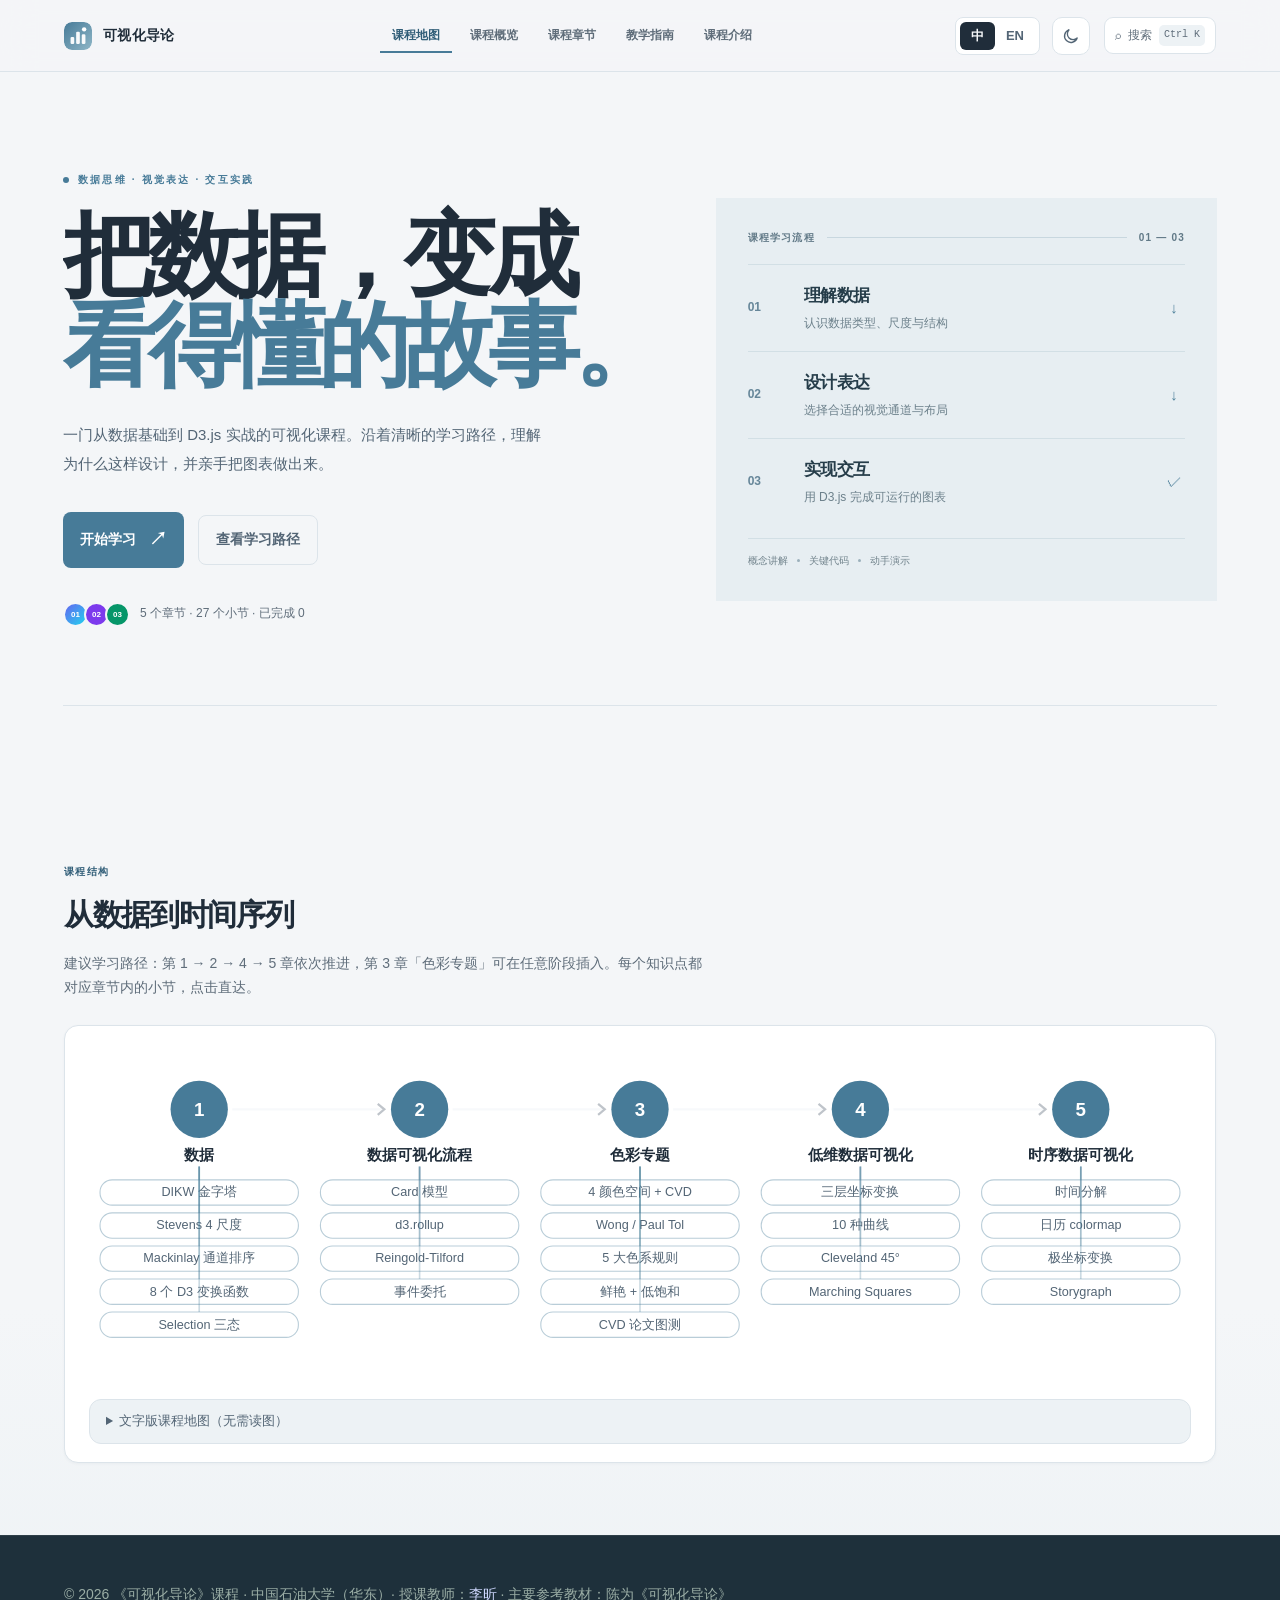
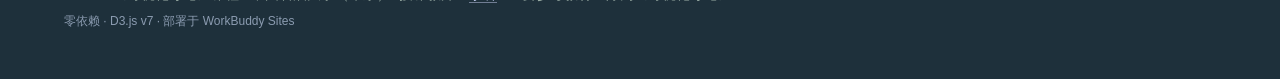
<file: index.html>
<!DOCTYPE html>
<html lang="zh-CN">
<head>
  <meta charset="UTF-8" />
  <meta name="viewport" content="width=device-width, initial-scale=1.0" />
  <title data-i18n="portal.title">《可视化导论》课程门户</title>
  <script src="assets/theme.js?v=3"></script>
  <link rel="stylesheet" href="styles.css?v=7" />
  <link rel="stylesheet" href="i18n.css" />
  <script type="module" src="i18n.js?v=5"></script>
</head>
<body>
  <nav class="nav course-topbar">
    <a class="brand" href="index.html">
      <svg class="mark" viewBox="0 0 32 32" aria-hidden="true">
        <defs>
          <linearGradient id="brandMark" x1="0" y1="0" x2="1" y2="1">
            <stop offset="0" stop-color="#477b98" />
            <stop offset="1" stop-color="#8eb6c7" />
          </linearGradient>
        </defs>
        <rect width="32" height="32" rx="9" fill="url(#brandMark)" />
        <g fill="#ffffff" opacity="0.95">
          <rect x="7.5" y="17" width="4.2" height="8" rx="1.4" />
          <rect x="13.9" y="11" width="4.2" height="14" rx="1.4" />
          <rect x="20.3" y="14" width="4.2" height="11" rx="1.4" />
        </g>
        <circle cx="23" cy="8.4" r="2.5" fill="#ffffff" />
      </svg>
      <span data-lang="zh-CN">可视化导论</span>
      <span data-lang="en-US" hidden>Visualization</span>
    </a>
    <ul class="nav-links">
      <li><a href="index.html" class="active"><span data-lang="zh-CN">课程地图</span><span data-lang="en-US" hidden>Course map</span></a></li>
      <li><a href="stats.html" data-i18n="portal.nav.stats">课程概览</a></li>
      <li><a href="chapters.html" data-i18n="portal.nav.chapters">课程章节</a></li>
      <li><a href="howto.html" data-i18n="portal.nav.howto">教学指南</a></li>
      <li><a href="about.html" data-i18n="portal.nav.about">课程介绍</a></li>
    </ul>
  </nav>

  <main>
    <section class="portal-hero" aria-labelledby="hero-title">
      <div class="hero-copy">
        <p class="eyebrow"><span class="eyebrow-dot"></span><span data-lang="zh-CN">数据思维 · 视觉表达 · 交互实践</span><span data-lang="en-US" hidden>DATA THINKING · VISUAL LANGUAGE · INTERACTION</span></p>
        <h1 id="hero-title"><span data-lang="zh-CN">把数据，变成<br><em>看得懂的故事。</em></span><span data-lang="en-US" hidden>Turn data into<br><em>stories people understand.</em></span></h1>
        <p class="hero-desc"><span data-lang="zh-CN">一门从数据基础到 D3.js 实战的可视化课程。沿着清晰的学习路径，理解为什么这样设计，并亲手把图表做出来。</span><span data-lang="en-US" hidden>A hands-on journey from data foundations to D3.js. Learn why visualizations work, then build them yourself.</span></p>
        <div class="hero-actions"><a class="hero-primary" href="chapters.html"><span data-lang="zh-CN">开始学习</span><span data-lang="en-US" hidden>Start learning</span><span aria-hidden="true">↗</span></a><a class="hero-secondary" href="#map"><span data-lang="zh-CN">查看学习路径</span><span data-lang="en-US" hidden>View the path</span></a></div>
        <div class="hero-proof"><span class="proof-avatars"><i>01</i><i>02</i><i>03</i></span><span id="course-facts" class="hero-facts">5 个章节 · 27 个小节 · 可运行演示</span></div>
      </div>
      <div class="hero-visual" aria-label="课程学习流程">
        <div class="learning-flow">
          <p class="flow-caption"><span data-lang="zh-CN">课程学习流程</span><span data-lang="en-US" hidden>LEARNING SEQUENCE</span><span class="flow-line"></span><span>01 — 03</span></p>
          <div class="flow-step"><span class="flow-index">01</span><div><h2><span data-lang="zh-CN">理解数据</span><span data-lang="en-US" hidden>Understand data</span></h2><p><span data-lang="zh-CN">认识数据类型、尺度与结构</span><span data-lang="en-US" hidden>Types, scales and structure</span></p></div><span class="flow-arrow">↓</span></div>
          <div class="flow-step"><span class="flow-index">02</span><div><h2><span data-lang="zh-CN">设计表达</span><span data-lang="en-US" hidden>Design the encoding</span></h2><p><span data-lang="zh-CN">选择合适的视觉通道与布局</span><span data-lang="en-US" hidden>Choose visual channels and layouts</span></p></div><span class="flow-arrow">↓</span></div>
          <div class="flow-step"><span class="flow-index">03</span><div><h2><span data-lang="zh-CN">实现交互</span><span data-lang="en-US" hidden>Build interaction</span></h2><p><span data-lang="zh-CN">用 D3.js 完成可运行的图表</span><span data-lang="en-US" hidden>Build working charts with D3.js</span></p></div><span class="flow-arrow">✓</span></div>
          <div class="flow-foot"><span data-lang="zh-CN">概念讲解</span><span data-lang="en-US" hidden>Concepts</span><i></i><span data-lang="zh-CN">关键代码</span><span data-lang="en-US" hidden>Code</span><i></i><span data-lang="zh-CN">动手演示</span><span data-lang="en-US" hidden>Practice</span></div>
        </div>
      </div>
    </section>

    <!-- ============ 继续上次学习 ============ -->
    <section class="section continue-wrap" aria-labelledby="continue-heading">
      <div class="pt-continue" id="continue-card" hidden>
        <div class="pt-continue-copy">
          <p class="section-kicker pt-continue-kicker" id="continue-heading">继续上次学习</p>
          <h2 class="pt-continue-title">第 1 章 · 1.1 数据生成</h2>
          <p class="pt-continue-hint">从上次离开的小节接着学。</p>
          <p class="pt-continue-meta"></p>
        </div>
        <div class="pt-continue-side">
          <div class="pt-continue-bar" aria-hidden="true"><i class="pt-continue-fill"></i></div>
          <a class="pt-continue-link" href="lesson-01/">继续学习 →</a>
        </div>
      </div>
    </section>

    <!-- ============ 课程知识地图 ============ -->
    <section id="map" class="section">
      <p class="section-kicker"><span data-lang="zh-CN">课程结构</span><span data-lang="en-US" hidden>COURSE STRUCTURE</span></p>
      <h2><span data-lang="zh-CN">从数据到时间序列</span><span data-lang="en-US" hidden>From data to time series</span></h2>
      <p class="section-lead">
        <span data-lang="zh-CN">建议学习路径：第 1 → 2 → 4 → 5 章依次推进，第 3 章「色彩专题」可在任意阶段插入。每个知识点都对应章节内的小节，点击直达。</span>
        <span data-lang="en-US" hidden>Suggested path: Ch 1 → 2 → 4 → 5 in order; Ch 3 (Color) can be inserted anytime. Click any node to jump.</span>
      </p>
      <div class="map-wrap">
        <svg id="course-map" viewBox="0 0 1000 300" role="img" aria-label="课程知识地图"></svg>
      </div>
    </section>
  </main>

  <footer>
    <p data-i18n-html="footer.copyright">© 2026 《可视化导论》课程 · 中国石油大学（华东）· 授课教师：<a href="https://cinger007.github.io" target="_blank" rel="noopener" class="teacher-link">李昕</a> · 主要参考教材：陈为《可视化导论》</p>
    <p class="footer-meta" data-i18n="footer.meta">零依赖 · D3.js v7 · 部署于 WorkBuddy Sites</p>
  </footer>

  <script src="assets/course-config.js?v=7"></script>
  <script src="assets/course-store.js?v=7"></script>
  <script src="assets/course-search.js?v=7"></script>
  <script src="assets/portal.js?v=7"></script>
</body>
</html>
</file>
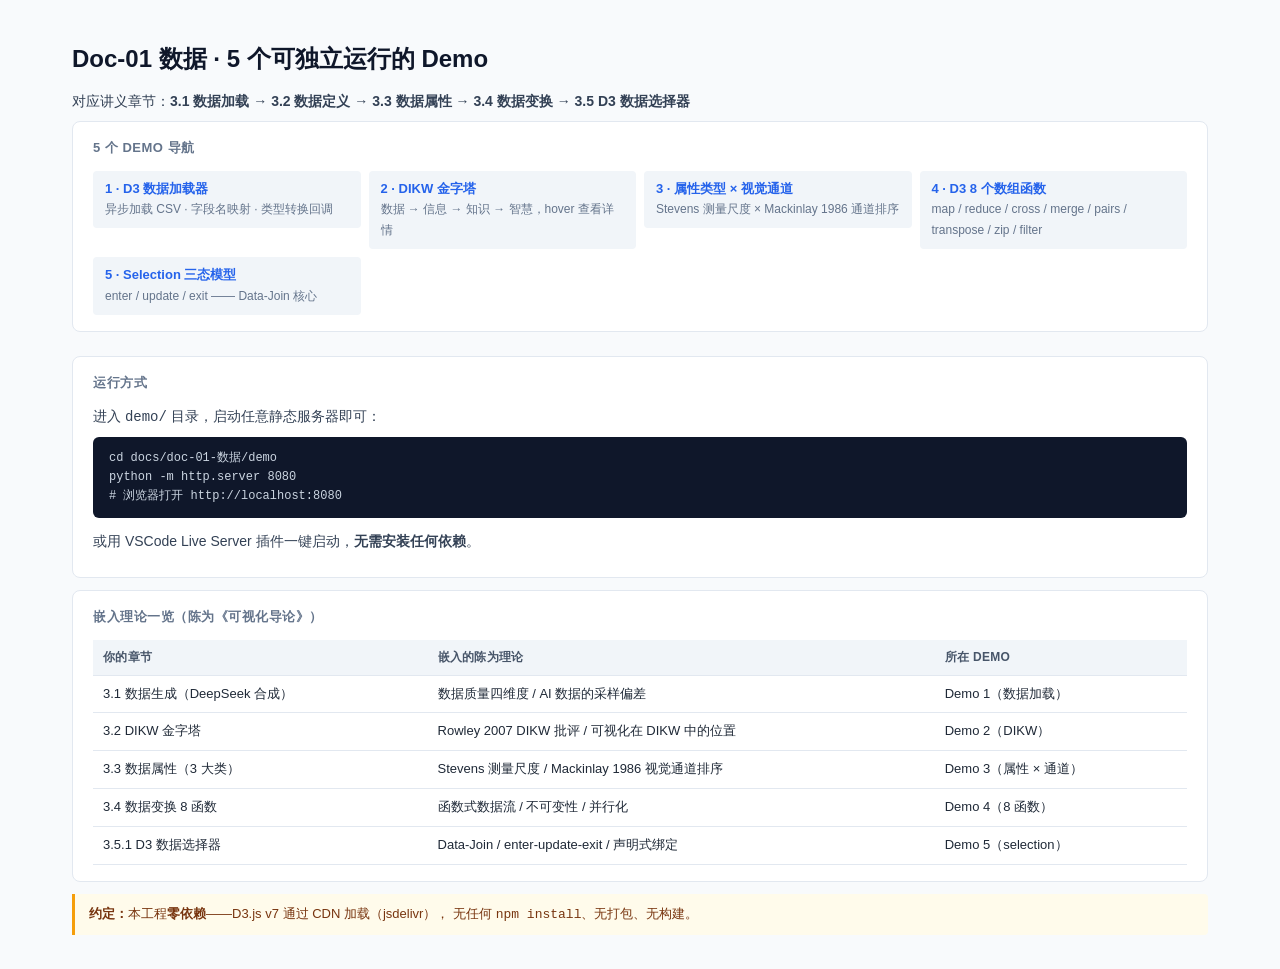
<file: lesson-01/demo/index.html>
<!DOCTYPE html>
<html lang="zh-CN" data-page-node-id="5l5qYVzvGgDfKxyJ7fT9Gm">
<head data-page-node-id="dEpHJBa1KaG08yR93Ch75h">
  <meta charset="UTF-8" data-page-node-id="tUS8PrAOcyFIqSTrNnlk6Q" />
  <title>Doc-01 数据 · Demo 总览</title>
  <link rel="stylesheet" href="./styles.css" data-page-node-id="tzuxVg81UGhGpOG7EvILLV" />
</head>
<body data-page-node-id="hP0iOvBFWBFXxDRURMb78W">
  <h1 data-page-node-id="Ilv5jkg1fsvyfUQPn3LaPP">Doc-01 数据 · 5 个可独立运行的 Demo</h1>
  <p data-page-node-id="ZKcvBrEe2jdlZVSIc0CRCu">
    对应讲义章节：<strong data-page-node-id="AfTjTnVxV0Cj4QhfHwKvjV">3.1 数据加载 → 3.2 数据定义 → 3.3 数据属性 → 3.4 数据变换 → 3.5 D3 数据选择器</strong>
  </p>

  <div class="demo-nav" data-page-node-id="VhH5EKZCAOYIsouROF6Rsm">
    <div class="panel-title" data-page-node-id="L94UzDnzmhJ31NEbcSizly">5 个 Demo 导航</div>
    <ul data-page-node-id="iYe8rAmEwWfoKgW4jGSLOd">
      <li data-page-node-id="g4nAapKJQHvEct8ICxT5yu"><a href="./01-data-loader/index.html" data-page-node-id="ali038xLFX32Cq7XDrbG40">
        <strong data-page-node-id="3BYflt2WCWODBxRwivQ5N9">1 · D3 数据加载器</strong><br data-page-node-id="3BU5wfw344nlvkhYFRRgWp"/>
        <span style="color:#64748b; font-size:12px;" data-page-node-id="3MwysItujG9pydHn4dLmEy">异步加载 CSV · 字段名映射 · 类型转换回调</span>
      </a></li>
      <li data-page-node-id="a2DLXDCo8ZhUDrr1c7jxgU"><a href="./02-dikw-pyramid/index.html" data-page-node-id="Cf2Nd9HzxRBKham4ntoFoK">
        <strong data-page-node-id="3abPs9YqKprAFGdTyQDgQn">2 · DIKW 金字塔</strong><br data-page-node-id="ZSvi0Nrmc7Hz4xIB5ogLVw"/>
        <span style="color:#64748b; font-size:12px;" data-page-node-id="bmJvhbDAXO7HazJRBmrLHw">数据 → 信息 → 知识 → 智慧，hover 查看详情</span>
      </a></li>
      <li data-page-node-id="xhXu798ESHLElHDWCp1jET"><a href="./03-attribute-types/index.html" data-page-node-id="UCWQpYsd3HK2E1nVSEAhjU">
        <strong data-page-node-id="j0pn4uu8gJkok2GDLgUsk3">3 · 属性类型 × 视觉通道</strong><br data-page-node-id="4bqBqlq2EvozizhPSlA0YZ"/>
        <span style="color:#64748b; font-size:12px;" data-page-node-id="4L5PSwzBA2mE21su88hLTx">Stevens 测量尺度 × Mackinlay 1986 通道排序</span>
      </a></li>
      <li data-page-node-id="fPvnJipvP1Qho3UTUlU42x"><a href="./04-d3-array-ops/index.html" data-page-node-id="THIQoQNgAeOUlLWDbHTgx8">
        <strong data-page-node-id="6Fodq6EYv4BF20LjvB8n8F">4 · D3 8 个数组函数</strong><br data-page-node-id="eiRtA0CBhWEDBb4bJ2VrhJ"/>
        <span style="color:#64748b; font-size:12px;" data-page-node-id="bC9GqU2gm6d2E1lWacDSG8">map / reduce / cross / merge / pairs / transpose / zip / filter</span>
      </a></li>
      <li data-page-node-id="ZA866nBbsCruOLswPwp7eT"><a href="./05-selectors/index.html" data-page-node-id="Cv6fYe3rFw7Svj5Ob8tzyw">
        <strong data-page-node-id="EFgb6i5GIwb5GHQ5EUpTzl">5 · Selection 三态模型</strong><br data-page-node-id="yAuaCIzBsGGQ3nLzDrqfou"/>
        <span style="color:#64748b; font-size:12px;" data-page-node-id="5Vha29VxRlaGYRMB6KPT8A">enter / update / exit —— Data-Join 核心</span>
      </a></li>
    </ul>
  </div>

  <div class="panel" data-page-node-id="XqVVU8mfidoDtUmslaM6oN">
    <div class="panel-title" data-page-node-id="TLomWkbJEJtdrGDJZ18HEX">运行方式</div>
    <p data-page-node-id="Q2NpQ2s7DI4sMCXwNCvqTD">进入 <code data-page-node-id="iwTTAsE2G0L78URqZ5f2mc">demo/</code> 目录，启动任意静态服务器即可：</p>
    <div class="console" data-page-node-id="OVIEb9BUmRn927cSG7cPxu">cd docs/doc-01-数据/demo
python -m http.server 8080
# 浏览器打开 http://localhost:8080</div>
    <p style="margin-top: 12px;" data-page-node-id="PqjX0MwbrjAtYrGbnzZ6yl">
      或用 VSCode Live Server 插件一键启动，<strong data-page-node-id="1mPFUp0gyWGjw51sw464QI">无需安装任何依赖</strong>。
    </p>
  </div>

  <div class="panel" data-page-node-id="UYUahz3FRb3lC8JugILWAW">
    <div class="panel-title" data-page-node-id="uNJmI7YLerOyhu06b8MV2L">嵌入理论一览（陈为《可视化导论》）</div>
    <table data-page-node-id="9vKkxrZt2QkRMlwAFV6ZAF">
      <thead data-page-node-id="mfrMcUaVkCgZdZ2OhM2mUu">
        <tr data-page-node-id="KhCwEq7UBQEDAWxZmx7vWl"><th data-page-node-id="m7uwRCZY7y4WxDcN6DcH9H">你的章节</th><th data-page-node-id="UsAZuaCvqGUqTVxutiuhH5">嵌入的陈为理论</th><th data-page-node-id="jHWlxK8frNXNFjXTGkAx1A">所在 Demo</th></tr>
      </thead>
      <tbody data-page-node-id="R9CoYGW3wuzeCuPL9d4b0B">
        <tr data-page-node-id="DDxLQgkUYJlUyUSB5qGFKS"><td data-page-node-id="457uZ2TEgzQb0qA9rcnv5f">3.1 数据生成（DeepSeek 合成）</td><td data-page-node-id="8Kh5nBhfEpLGXVJe3nfmLX">数据质量四维度 / AI 数据的采样偏差</td><td data-page-node-id="iWkPlLk9rJ1knQSZUv9ayZ">Demo 1（数据加载）</td></tr>
        <tr data-page-node-id="JNtUMe8wVfCPr7o8nDLaHo"><td data-page-node-id="578x2Aq3Q4y1YsBK75fZrs">3.2 DIKW 金字塔</td><td data-page-node-id="PymEls0TT7Vc00mlAU1kgC">Rowley 2007 DIKW 批评 / 可视化在 DIKW 中的位置</td><td data-page-node-id="QT3jed3ITE8HnxBPA320mD">Demo 2（DIKW）</td></tr>
        <tr data-page-node-id="QaewTxIWnowE9sr6OhizfN"><td data-page-node-id="HxIzsHZe0qSf4AQ6QeehwU">3.3 数据属性（3 大类）</td><td data-page-node-id="24X5B5Sy9Br7OBRKE81oZM">Stevens 测量尺度 / Mackinlay 1986 视觉通道排序</td><td data-page-node-id="E8MI86eZTPQslWkdJuAB6H">Demo 3（属性 × 通道）</td></tr>
        <tr data-page-node-id="EpEe4D3BXJcdJmGsPAzgj0"><td data-page-node-id="DvBRyuO5r5XcEjvhs2E4T3">3.4 数据变换 8 函数</td><td data-page-node-id="mHVMIqaO5twGxZaVfBGcpm">函数式数据流 / 不可变性 / 并行化</td><td data-page-node-id="S0VCzXANk824fqiIHxz7VB">Demo 4（8 函数）</td></tr>
        <tr data-page-node-id="dGjWWUDXzQ0BauHGMA3OyH"><td data-page-node-id="BXAs78pE5sOF4U3ZGid3fS">3.5.1 D3 数据选择器</td><td data-page-node-id="roy2QDnLnYZAXmWReeIA6i">Data-Join / enter-update-exit / 声明式绑定</td><td data-page-node-id="8S1xWJIDwFGTzRYguLlWWo">Demo 5（selection）</td></tr>
      </tbody>
    </table>
  </div>

  <div class="note" data-page-node-id="HtouCJAXU6tlT1EPE1eRR4">
    <strong data-page-node-id="g4rM8DgKtL7ZFdYCDF82EA">约定：</strong>本工程<strong data-page-node-id="hJ6PGai4romMntMQMp5Fnc">零依赖</strong>——D3.js v7 通过 CDN 加载（jsdelivr），
    无任何 <code data-page-node-id="oAVb6DpSFPsRijhyJGDzLi">npm install</code>、无打包、无构建。
  </div>
</body>
</html>
</file>
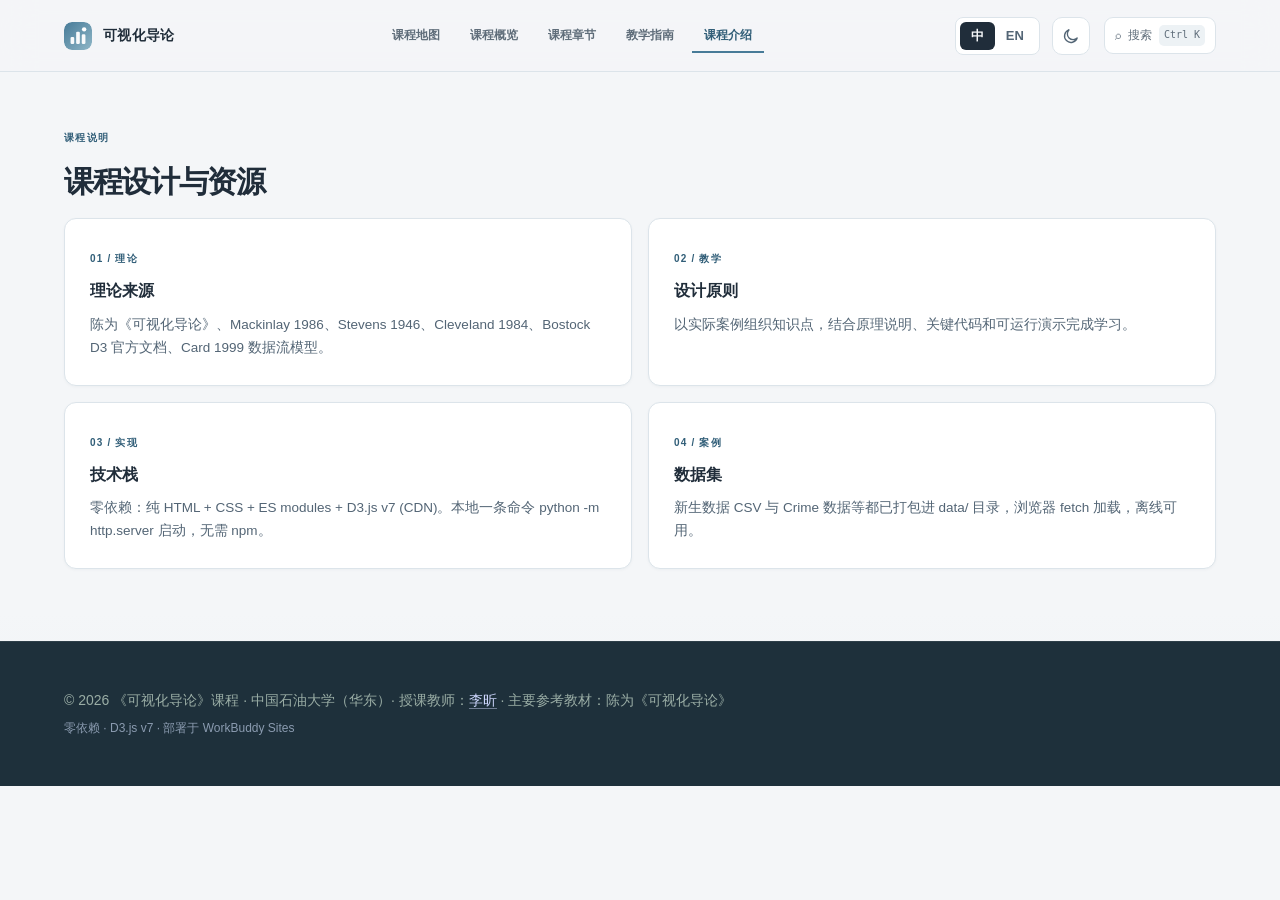
<file: about.html>
﻿<!DOCTYPE html>
<html lang="zh-CN">
<head>
  <meta charset="UTF-8" />
  <meta name="viewport" content="width=device-width, initial-scale=1.0" />
  <title data-i18n="portal.nav.about">课程介绍</title>
  <script src="assets/theme.js?v=3"></script>
  <link rel="stylesheet" href="styles.css?v=7" />
  <link rel="stylesheet" href="i18n.css" />
  <script type="module" src="i18n.js?v=5"></script>
</head>
<body>
  <nav class="nav course-topbar">
    <a class="brand" href="index.html">
      <svg class="mark" viewBox="0 0 32 32" aria-hidden="true">
        <defs>
          <linearGradient id="brandMark" x1="0" y1="0" x2="1" y2="1">
            <stop offset="0" stop-color="#477b98" />
            <stop offset="1" stop-color="#8eb6c7" />
          </linearGradient>
        </defs>
        <rect width="32" height="32" rx="9" fill="url(#brandMark)" />
        <g fill="#ffffff" opacity="0.95">
          <rect x="7.5" y="17" width="4.2" height="8" rx="1.4" />
          <rect x="13.9" y="11" width="4.2" height="14" rx="1.4" />
          <rect x="20.3" y="14" width="4.2" height="11" rx="1.4" />
        </g>
        <circle cx="23" cy="8.4" r="2.5" fill="#ffffff" />
      </svg>
      <span data-lang="zh-CN">可视化导论</span>
      <span data-lang="en-US" hidden>Visualization</span>
    </a>
    <ul class="nav-links">
      <li><a href="index.html"><span data-lang="zh-CN">课程地图</span><span data-lang="en-US" hidden>Course map</span></a></li>
      <li><a href="stats.html" data-i18n="portal.nav.stats">课程概览</a></li>
      <li><a href="chapters.html" data-i18n="portal.nav.chapters">课程章节</a></li>
      <li><a href="howto.html" data-i18n="portal.nav.howto">教学指南</a></li>
      <li><a href="about.html" class="active" data-i18n="portal.nav.about">课程介绍</a></li>
    </ul>
  </nav>

  <main>
    <section id="about" class="section">
      <p class="section-kicker"><span data-lang="zh-CN">课程说明</span><span data-lang="en-US" hidden>ABOUT THIS COURSE</span></p>
      <h2><span data-lang="zh-CN">课程设计与资源</span><span data-lang="en-US" hidden>Design and resources</span></h2>
      <div class="about">
        <div class="about-item">
          <span class="about-index">01 / 理论</span><h4 data-i18n="portal.about.theory">理论来源</h4>
          <p data-i18n="portal.about.theory.desc">陈为《可视化导论》、Mackinlay 1986、Stevens 1946、Cleveland 1984、Bostock D3 官方文档、Card 1999 数据流模型。</p>
        </div>
        <div class="about-item">
          <span class="about-index">02 / 教学</span><h4 data-i18n="portal.about.principle">设计原则</h4>
          <p data-i18n="portal.about.principle.desc">以实际案例组织知识点，结合原理说明、关键代码和可运行演示完成学习。</p>
        </div>
        <div class="about-item">
          <span class="about-index">03 / 实现</span><h4 data-i18n="portal.about.stack">技术栈</h4>
          <p data-i18n="portal.about.stack.desc">零依赖：纯 HTML + CSS + ES modules + D3.js v7 (CDN)。本地一条命令 <code>python -m http.server</code> 启动，无需 npm。</p>
        </div>
        <div class="about-item">
          <span class="about-index">04 / 案例</span><h4 data-i18n="portal.about.data">数据集</h4>
          <p data-i18n="portal.about.data.desc">新生数据 CSV 与 Crime 数据等都已打包进 <code>data/</code> 目录，浏览器 fetch 加载，离线可用。</p>
        </div>
      </div>
    </section>
  </main>

  <footer>
    <p data-i18n-html="footer.copyright">© 2026 《可视化导论》课程 · 中国石油大学（华东）· 授课教师：<a href="https://cinger007.github.io" target="_blank" rel="noopener" class="teacher-link">李昕</a> · 主要参考教材：陈为《可视化导论》</p>
    <p class="footer-meta" data-i18n="footer.meta">零依赖 · D3.js v7 · 部署于 WorkBuddy Sites</p>
  </footer>

  <script src="assets/course-config.js?v=7"></script>
  <script src="assets/course-store.js?v=7"></script>
  <script src="assets/course-search.js?v=7"></script>
  <script src="assets/portal.js?v=7"></script>
</body>
</html>
</file>
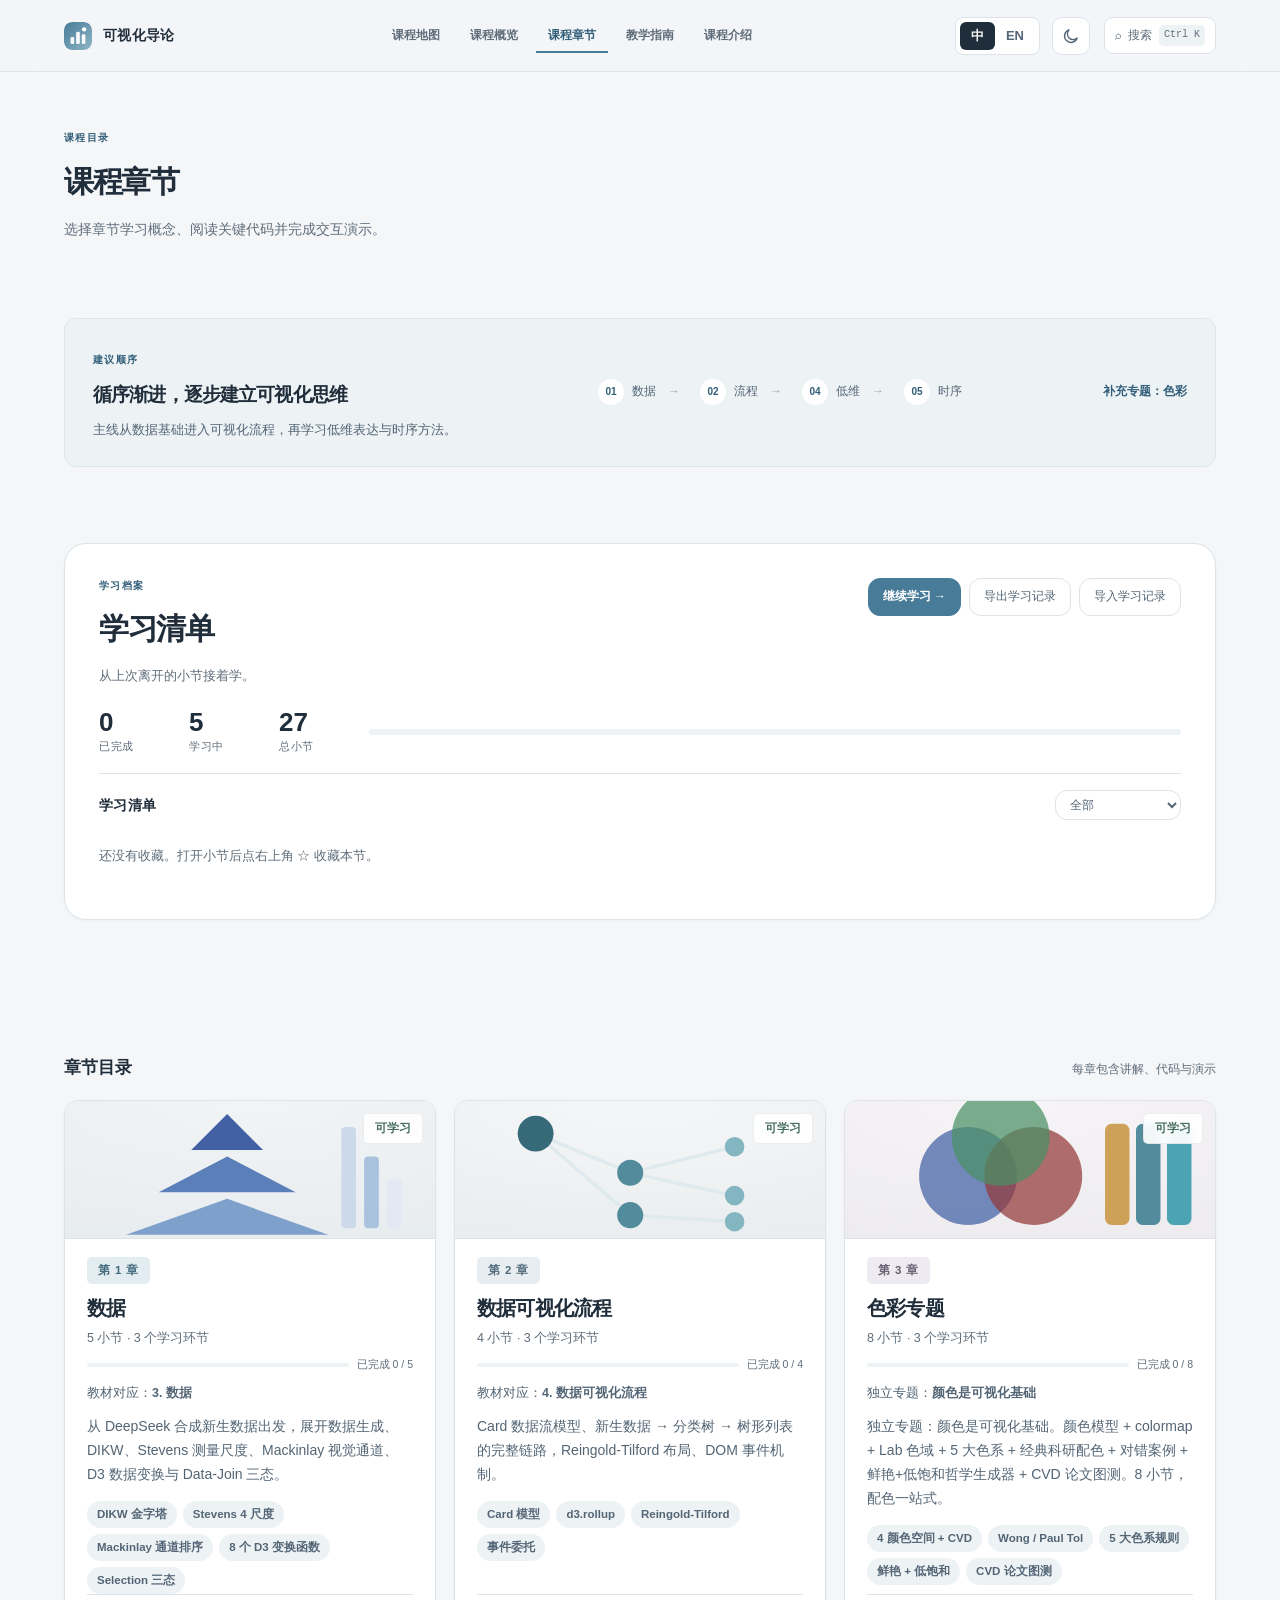
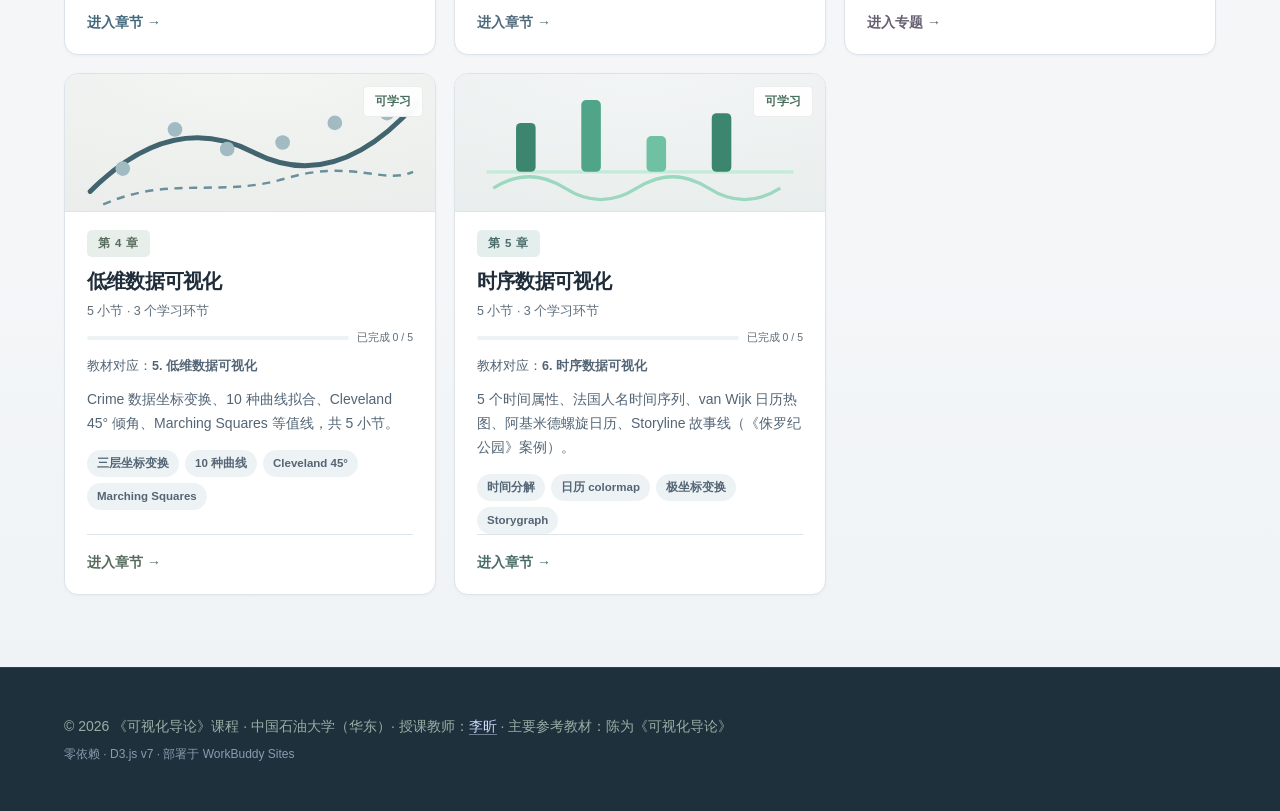
<file: chapters.html>
<!DOCTYPE html>
<html lang="zh-CN">
<head>
  <meta charset="UTF-8" />
  <meta name="viewport" content="width=device-width, initial-scale=1.0" />
  <title data-i18n="portal.tagline">课程章节</title>
  <script src="assets/theme.js?v=3"></script>
  <link rel="stylesheet" href="styles.css?v=7" />
  <link rel="stylesheet" href="i18n.css" />
  <script type="module" src="i18n.js?v=5"></script>
</head>
<body>
  <nav class="nav course-topbar">
    <a class="brand" href="index.html">
      <svg class="mark" viewBox="0 0 32 32" aria-hidden="true">
        <defs>
          <linearGradient id="brandMark" x1="0" y1="0" x2="1" y2="1">
            <stop offset="0" stop-color="#477b98" />
            <stop offset="1" stop-color="#8eb6c7" />
          </linearGradient>
        </defs>
        <rect width="32" height="32" rx="9" fill="url(#brandMark)" />
        <g fill="#ffffff" opacity="0.95">
          <rect x="7.5" y="17" width="4.2" height="8" rx="1.4" />
          <rect x="13.9" y="11" width="4.2" height="14" rx="1.4" />
          <rect x="20.3" y="14" width="4.2" height="11" rx="1.4" />
        </g>
        <circle cx="23" cy="8.4" r="2.5" fill="#ffffff" />
      </svg>
      <span data-lang="zh-CN">可视化导论</span>
      <span data-lang="en-US" hidden>Visualization</span>
    </a>
    <ul class="nav-links">
      <li><a href="index.html"><span data-lang="zh-CN">课程地图</span><span data-lang="en-US" hidden>Course map</span></a></li>
      <li><a href="stats.html" data-i18n="portal.nav.stats">课程概览</a></li>
      <li><a href="chapters.html" class="active" data-i18n="portal.nav.chapters">课程章节</a></li>
      <li><a href="howto.html" data-i18n="portal.nav.howto">教学指南</a></li>
      <li><a href="about.html" data-i18n="portal.nav.about">课程介绍</a></li>
    </ul>
  </nav>

  <main>
    <section id="chapters" class="section">
      <p class="section-kicker"><span data-lang="zh-CN">课程目录</span><span data-lang="en-US" hidden>COURSE CATALOG</span></p>
      <h2 data-i18n="portal.tagline">课程章节</h2>
      <p class="section-lead" data-i18n="portal.intro">选择章节学习概念、阅读关键代码并完成交互演示。</p>
    </section>

    <section class="section learning-path" aria-label="建议学习顺序">
      <div class="path-panel">
        <div><span class="section-kicker"><span data-lang="zh-CN">建议顺序</span><span data-lang="en-US" hidden>SUGGESTED SEQUENCE</span></span><h2><span data-lang="zh-CN">循序渐进，逐步建立可视化思维</span><span data-lang="en-US" hidden>Build visualization skills step by step</span></h2><p><span data-lang="zh-CN">主线从数据基础进入可视化流程，再学习低维表达与时序方法。</span><span data-lang="en-US" hidden>Start with data, then learn the visualization process, low dimensional views, and time series.</span></p></div>
        <ol class="path-steps"><li><span>01</span><span data-lang="zh-CN">数据</span><span data-lang="en-US" hidden>Data</span></li><li><span>02</span><span data-lang="zh-CN">流程</span><span data-lang="en-US" hidden>Process</span></li><li><span>04</span><span data-lang="zh-CN">低维</span><span data-lang="en-US" hidden>Low dimensional</span></li><li><span>05</span><span data-lang="zh-CN">时序</span><span data-lang="en-US" hidden>Time series</span></li></ol>
        <a class="path-supplement" href="lesson-03/"><span data-lang="zh-CN">补充专题：色彩</span><span data-lang="en-US" hidden>Additional topic: Color</span></a>
      </div>
    </section>

    <!-- ============ 学习档案：进度 / 继续 / 清单 / 导入导出 ============ -->
    <section class="section pt-study" id="study-panel" aria-labelledby="study-title">
      <div class="pt-study-head">
        <div>
          <p class="section-kicker"><span data-lang="zh-CN">学习档案</span><span data-lang="en-US" hidden>STUDY RECORD</span></p>
          <h2 class="pt-study-title" id="study-title">我的学习清单</h2>
          <p class="pt-study-sub">学习记录保存在本机浏览器，可导出为 JSON 备份。</p>
        </div>
        <div class="pt-study-actions">
          <a class="pt-study-continue" hidden href="lesson-01/">继续学习 →</a>
          <button class="pt-export" type="button">导出学习记录</button>
          <button class="pt-import" type="button">导入学习记录</button>
          <input class="pt-file" type="file" accept=".json,application/json" hidden />
        </div>
      </div>
      <div class="pt-overview">
        <div class="pt-stat"><b id="study-done">0</b><span data-lang="zh-CN">已完成</span><span data-lang="en-US" hidden>completed</span></div>
        <div class="pt-stat"><b id="study-learning">0</b><span data-lang="zh-CN">学习中</span><span data-lang="en-US" hidden>in progress</span></div>
        <div class="pt-stat"><b id="study-total">27</b><span data-lang="zh-CN">总小节</span><span data-lang="en-US" hidden>sections</span></div>
        <div class="pt-overview-bar" aria-hidden="true"><i id="study-fill"></i></div>
      </div>
      <div class="pt-marks-head">
        <h3 id="study-marks-title">我的学习清单</h3>
        <select class="pt-filter" aria-label="按章节筛选收藏"></select>
      </div>
      <ul class="pt-marks" id="study-marks"></ul>
      <p class="pt-import-msg" hidden></p>
    </section>

    <section id="catalog" class="section">
      <div class="catalog-heading"><h3><span data-lang="zh-CN">章节目录</span><span data-lang="en-US" hidden>Chapter catalog</span></h3><p><span data-lang="zh-CN">每章包含讲解、代码与演示</span><span data-lang="en-US" hidden>Each chapter includes concepts, code, and practice</span></p></div>

      <div class="cards">
        <!-- 第 1 章：数据 -->
        <a class="card available" href="lesson-01/" data-ch="1">
          <svg class="card-thumb" viewBox="0 0 220 84" aria-hidden="true">
            <polygon points="96,8 118,30 74,30" fill="#2563eb"/>
            <polygon points="96,34 138,56 54,56" fill="#3b82f6"/>
            <polygon points="96,60 158,82 34,82" fill="#60a5fa"/>
            <rect x="166" y="16" width="9" height="62" rx="2.5" fill="#bfdbfe"/>
            <rect x="180" y="34" width="9" height="44" rx="2.5" fill="#93c5fd"/>
            <rect x="194" y="48" width="9" height="30" rx="2.5" fill="#dbeafe"/>
          </svg>
          <div class="card-status" data-i18n="common.live">可学习</div>
          <div class="card-num" data-i18n="card-01.num">第 1 章</div>
          <h3 data-i18n="card-01.title">数据</h3>
          <p class="card-meta"><span data-lang="zh-CN">5 小节 · 3 个学习环节</span><span data-lang="en-US" hidden>5 sections · 3 learning activities</span></p>
          <p class="card-source"><span data-i18n="common.maps-to">对应你的文档：</span><strong>3. 数据</strong></p>
          <p class="card-desc" data-i18n="card-01.desc">从 DeepSeek 合成新生数据出发，展开数据生成、DIKW、Stevens 测量尺度、Mackinlay 视觉通道、D3 数据变换与 Data-Join 三态。</p>
          <ul class="card-tags" data-tags="card-01.tags"><li>DIKW 金字塔</li><li>Stevens 4 尺度</li><li>8 个 D3 变换函数</li><li>Selection 三态</li></ul>
          <div class="card-cta" data-i18n="common.enter">进入章节 →</div>
        </a>

        <!-- 第 2 章：流程 -->
        <a class="card available" href="lesson-02/" data-ch="2">
          <svg class="card-thumb" viewBox="0 0 220 84" aria-hidden="true">
            <line x1="46" y1="20" x2="104" y2="44" stroke="#d5ecf3" stroke-width="2"/>
            <line x1="46" y1="20" x2="104" y2="70" stroke="#d5ecf3" stroke-width="2"/>
            <line x1="104" y1="44" x2="168" y2="28" stroke="#d5ecf3" stroke-width="2"/>
            <line x1="104" y1="44" x2="168" y2="58" stroke="#d5ecf3" stroke-width="2"/>
            <line x1="104" y1="70" x2="168" y2="74" stroke="#d5ecf3" stroke-width="2"/>
            <circle cx="46" cy="20" r="11" fill="#0e7490"/>
            <circle cx="104" cy="44" r="8" fill="#2296b8"/>
            <circle cx="104" cy="70" r="8" fill="#2296b8"/>
            <circle cx="168" cy="28" r="6" fill="#5cc0d8"/>
            <circle cx="168" cy="58" r="6" fill="#5cc0d8"/>
            <circle cx="168" cy="74" r="6" fill="#5cc0d8"/>
          </svg>
          <div class="card-status" data-i18n="common.live">可学习</div>
          <div class="card-num" data-i18n="card-02.num">第 2 章</div>
          <h3 data-i18n="card-02.title">数据可视化流程</h3>
          <p class="card-meta"><span data-lang="zh-CN">4 小节 · 3 个学习环节</span><span data-lang="en-US" hidden>4 sections · 3 learning activities</span></p>
          <p class="card-source"><span data-i18n="common.maps-to">对应你的文档：</span><strong>4. 数据可视化流程</strong></p>
          <p class="card-desc" data-i18n="card-02.desc">Card 数据流模型、新生数据 → 分类树 → 树形列表的完整链路，Reingold-Tilford 布局、DOM 事件机制。</p>
          <ul class="card-tags" data-tags="card-02.tags"><li>Card 模型</li><li>d3.rollup</li><li>Reingold-Tilford</li><li>事件委托</li></ul>
          <div class="card-cta" data-i18n="common.enter">进入章节 →</div>
        </a>

        <!-- 第 3 章：色彩专题 -->
        <a class="card available" href="lesson-03/" data-ch="3">
          <svg class="card-thumb" viewBox="0 0 220 84" aria-hidden="true">
            <circle cx="72" cy="46" r="30" fill="#2563eb" opacity="0.72"/>
            <circle cx="112" cy="46" r="30" fill="#dc2626" opacity="0.72"/>
            <circle cx="92" cy="22" r="30" fill="#16a34a" opacity="0.72"/>
            <rect x="156" y="14" width="15" height="62" rx="4" fill="#f59e0b"/>
            <rect x="175" y="14" width="15" height="62" rx="4" fill="#2296b8"/>
            <rect x="194" y="14" width="15" height="62" rx="4" fill="#06b6d4"/>
          </svg>
          <div class="card-status" data-i18n="common.live">可学习</div>
          <div class="card-num" data-i18n="card-03.num">第 3 章</div>
          <h3 data-i18n="card-03.title">色彩专题</h3>
          <p class="card-meta"><span data-lang="zh-CN">8 小节 · 3 个学习环节</span><span data-lang="en-US" hidden>8 sections · 3 learning activities</span></p>
          <p class="card-source"><span data-i18n="portal.cards.source-prefix">独立专题：</span><strong data-i18n="portal.cards.color-bold">颜色是可视化基础</strong></p>
          <p class="card-desc" data-i18n="card-03.desc">颜色模型 + colormap + Lab 色域 + 5 大色系 + 经典科研配色 + 对错案例 + 鲜艳+低饱和哲学生成器 + CVD 论文图测。8 小节，配色一站式。</p>
          <ul class="card-tags" data-tags="card-03.tags"><li>4 颜色空间 + CVD</li><li>Wong / Paul Tol</li><li>5 大色系规则</li><li>鲜艳+低饱和</li><li>CVD 论文图测</li></ul>
          <div class="card-cta" data-i18n="portal.cta.enter3">进入专题 →</div>
        </a>

        <!-- 第 4 章：低维数据可视化 -->
        <a class="card available" href="lesson-04/" data-ch="4">
          <svg class="card-thumb" viewBox="0 0 220 84" aria-hidden="true">
            <path d="M12 72 Q62 22 112 48 T212 18" fill="none" stroke="#256b80" stroke-width="3" stroke-linecap="round"/>
            <path d="M20 80 C60 62 92 76 132 64 S192 68 210 60" fill="none" stroke="#4a97ad" stroke-width="1.5" stroke-dasharray="5 4"/>
            <circle cx="32" cy="58" r="4.5" fill="#8dc0cf"/>
            <circle cx="64" cy="34" r="4.5" fill="#8dc0cf"/>
            <circle cx="96" cy="46" r="4.5" fill="#8dc0cf"/>
            <circle cx="130" cy="42" r="4.5" fill="#8dc0cf"/>
            <circle cx="162" cy="30" r="4.5" fill="#8dc0cf"/>
            <circle cx="194" cy="24" r="4.5" fill="#8dc0cf"/>
          </svg>
          <div class="card-status" data-i18n="common.live">可学习</div>
          <div class="card-num" data-i18n="card-04.num">第 4 章</div>
          <h3 data-i18n="card-04.title">低维数据可视化</h3>
          <p class="card-meta"><span data-lang="zh-CN">5 小节 · 3 个学习环节</span><span data-lang="en-US" hidden>5 sections · 3 learning activities</span></p>
          <p class="card-source"><span data-i18n="common.maps-to">对应你的文档：</span><strong>5. 低维数据可视化</strong></p>
          <p class="card-desc" data-i18n="card-04.desc">Crime 数据坐标变换、10 种曲线拟合、Cleveland 45° 倾角、Marching Squares 等值线，共 5 小节。</p>
          <ul class="card-tags" data-tags="card-04.tags"><li>三层坐标变换</li><li>10 种曲线</li><li>Cleveland 45°</li><li>Marching Squares</li></ul>
          <div class="card-cta" data-i18n="common.enter">进入章节 →</div>
        </a>

        <!-- 第 5 章：时序数据可视化 -->
        <a class="card available" href="lesson-05/" data-ch="5">
          <svg class="card-thumb" viewBox="0 0 220 84" aria-hidden="true">
            <line x1="16" y1="60" x2="204" y2="60" stroke="#a7f3d0" stroke-width="2"/>
            <rect x="34" y="30" width="12" height="30" rx="3" fill="#059669"/>
            <rect x="74" y="16" width="12" height="44" rx="3" fill="#10b981"/>
            <rect x="114" y="38" width="12" height="22" rx="3" fill="#34d399"/>
            <rect x="154" y="24" width="12" height="36" rx="3" fill="#059669"/>
            <path d="M20 70 q22 -14 44 0 t44 0 t44 0 t44 0" fill="none" stroke="#6ee7b7" stroke-width="2"/>
          </svg>
          <div class="card-status" data-i18n="common.live">可学习</div>
          <div class="card-num" data-i18n="card-05.num">第 5 章</div>
          <h3 data-i18n="card-05.title">时序数据可视化</h3>
          <p class="card-meta"><span data-lang="zh-CN">5 小节 · 3 个学习环节</span><span data-lang="en-US" hidden>5 sections · 3 learning activities</span></p>
          <p class="card-source"><span data-i18n="common.maps-to">对应你的文档：</span><strong>6. 时序数据可视化</strong></p>
          <p class="card-desc" data-i18n="card-05.desc">5 个时间属性、法国人名时间序列、van Wijk 日历热图、阿基米德螺旋日历、Storyline 故事线（《侏罗纪公园》案例）。</p>
          <ul class="card-tags" data-tags="card-05.tags"><li>时间分解</li><li>日历 colormap</li><li>极坐标变换</li><li>Storygraph</li></ul>
          <div class="card-cta" data-i18n="common.enter">进入章节 →</div>
        </a>
      </div>
    </section>
  </main>

  <footer>
    <p data-i18n-html="footer.copyright">© 2026 《可视化导论》课程 · 中国石油大学（华东）· 授课教师：<a href="https://cinger007.github.io" target="_blank" rel="noopener" class="teacher-link">李昕</a> · 主要参考教材：陈为《可视化导论》</p>
    <p class="footer-meta" data-i18n="footer.meta">零依赖 · D3.js v7 · 部署于 WorkBuddy Sites</p>
  </footer>

  <script src="assets/course-config.js?v=7"></script>
  <script src="assets/course-store.js?v=7"></script>
  <script src="assets/course-search.js?v=7"></script>
  <script src="assets/portal.js?v=7"></script>
</body>
</html>
</file>
<file: styles.css>
/* =============================================================
 * 《可视化导论》课程门户 — 版式 v3「Clear Modern · Data-Viz」
 * 设计方向：清爽现代教育风 + 数据可视化站气质
 *   · 亮暗双主题（暗色头图 + 亮色正文 + 一键切换）
 *   · 圆角卡片 + 柔和多层阴影 + 宽松留白 + 单一强调色
 *   · 内容零改动：仅重排版式与视觉层级
 * ============================================================= */

/* ============================================================
 * 1. 设计 token（亮 / 暗）
 * ============================================================ */
:root {
  color-scheme: light;

  --bg:        #f4f6f8;
  --bg-glow:   #e9eef3;
  --surface:   #ffffff;
  --surface-2: #edf2f5;
  --text:      #202d3a;
  --text-2:    #536575;
  --muted:     #5f6d7a;
  --line:      #dce4ea;
  --line-2:    #e9eef2;

  --accent:      #477b98;
  --accent-deep: #315e78;
  --accent-soft: #e2edf3;
  --accent-ink:  #315e78;

  --ink:  #1e303b;   /* 暗色头图基色（两主题共用） */
  --ink-2:#10191e;

  --r-xs: 8px;
  --r-sm: 12px;
  --r:    16px;
  --r-lg: 22px;
  --r-xl: 28px;
  --pill: 999px;

  --sh-1: 0 1px 3px rgba(32, 52, 67, .04);
  --sh-2: 0 8px 22px rgba(32, 52, 67, .07);
  --sh-3: 0 14px 34px rgba(32, 52, 67, .10);
  --sh-4: 0 26px 60px rgba(16, 24, 40, .16);

  --container: 1160px;
  --nav-h: 62px;
}

html[data-theme="dark"] {
  color-scheme: dark;

  --bg:        #131b21;
  --bg-glow:   #1c2a32;
  --surface:   #1c2830;
  --surface-2: #24343d;
  --text:      #e8eff3;
  --text-2:    #b6c5ce;
  --muted:     #879aa5;
  --line:      #31434d;
  --line-2:    #293a43;

  --accent:      #80b4cd;
  --accent-deep: #a5d0e2;
  --accent-soft: #263f4b;
  --accent-ink:  #c3deea;

  --sh-1: 0 1px 2px rgba(0, 0, 0, .4);
  --sh-2: 0 2px 6px rgba(0, 0, 0, .35), 0 10px 24px rgba(0, 0, 0, .30);
  --sh-3: 0 14px 34px rgba(0, 0, 0, .45);
  --sh-4: 0 30px 70px rgba(0, 0, 0, .55);
}

/* ============================================================
 * 2. 基础
 * ============================================================ */
* { box-sizing: border-box; }

html { scroll-behavior: smooth; }

html, body {
  margin: 0;
  padding: 0;
  font-family: -apple-system, BlinkMacSystemFont, "Segoe UI", "PingFang SC",
    "Microsoft YaHei", "Helvetica Neue", Arial, sans-serif;
  -webkit-font-smoothing: antialiased;
}

body {
  color: var(--text);
  background-color: var(--bg);
  background-image:
    radial-gradient(1200px 520px at 80% -140px, var(--bg-glow), transparent 70%),
    radial-gradient(900px 420px at 8% -80px, var(--accent-soft), transparent 72%);
  background-repeat: no-repeat;
  line-height: 1.65;
}

a { color: var(--accent-deep); }

a:focus-visible,
button:focus-visible {
  outline: 2px solid var(--accent);
  outline-offset: 2px;
  border-radius: 4px;
}

/* ============================================================
 * 3. 顶部头栏（sticky + 毛玻璃）
 * ============================================================ */
.nav {
  position: sticky;
  top: 0;
  z-index: 100;
  display: flex;
  align-items: center;
  gap: 6px;
  height: var(--nav-h);
  padding: 0 clamp(14px, 4vw, 40px);
  background: rgba(255, 255, 255, .78);
  backdrop-filter: blur(16px) saturate(1.6);
  -webkit-backdrop-filter: blur(16px) saturate(1.6);
  border-bottom: 1px solid var(--line);
}

html[data-theme="dark"] .nav { background: rgba(9, 12, 22, .78); }

.nav .brand {
  display: inline-flex;
  align-items: center;
  gap: 10px;
  flex: none;
  padding-right: 14px;
  text-decoration: none;
  color: var(--text);
  font-weight: 800;
  font-size: 14.5px;
  letter-spacing: -.01em;
  white-space: nowrap;
}

.nav .brand .mark {
  width: 30px;
  height: 30px;
  border-radius: 9px;
  display: block;
  box-shadow: 0 4px 10px rgba(91, 91, 214, .35);
}

.nav-links {
  display: flex;
  align-items: center;
  gap: 2px;
  flex: 1;
  min-width: 0;
  margin: 0;
  padding: 0;
  list-style: none;
  overflow-x: auto;
  scrollbar-width: none;
}
.nav-links::-webkit-scrollbar { display: none; }
.nav-links li { flex: none; }

.nav-links a {
  display: inline-block;
  padding: 8px 13px;
  border-radius: 10px;
  font-size: 13.5px;
  font-weight: 600;
  color: var(--text-2);
  text-decoration: none;
  white-space: nowrap;
  transition: background .15s, color .15s;
}
.nav-links a:hover { background: var(--surface-2); color: var(--text); }
.nav-links a.active { background: var(--accent-soft); color: var(--accent-ink); }
.nav-links a.active:hover { background: var(--accent-soft); color: var(--accent-ink); }

/* 语言开关（内嵌头栏版） */
.nav .lang-switch {
  order: 1;
  margin-left: 8px;
  background: var(--surface);
  border-color: var(--line);
  box-shadow: none;
}
.nav .lang-switch button { color: var(--text-2); font-size: 13px; padding: 5px 11px; }
.nav .lang-switch button:hover { background: var(--surface-2); color: var(--text); }
.nav .lang-switch button.active { background: var(--text); color: var(--bg); }
html[data-theme="dark"] .nav .lang-switch button.active { background: var(--accent); color: #0a0d16; }

/* 主题切换按钮 */
.theme-toggle {
  order: 2;
  margin-left: 6px;
  flex: none;
  width: 38px;
  height: 38px;
  display: inline-flex;
  align-items: center;
  justify-content: center;
  border: 1px solid var(--line);
  border-radius: 10px;
  background: var(--surface);
  color: var(--text-2);
  cursor: pointer;
  transition: background .15s, color .15s, border-color .15s, transform .15s;
}
.theme-toggle:hover { background: var(--surface-2); color: var(--text); border-color: var(--accent); }
.theme-toggle:active { transform: scale(.94); }
.theme-toggle svg { width: 18px; height: 18px; }

.teacher-link {
  color: #d3dbff;
  text-decoration: none;
  border-bottom: 1px solid rgba(211, 219, 255, .45);
  transition: border-color .15s, color .15s;
}
.teacher-link:hover { color: #fff; border-bottom-color: #fff; }

/* ============================================================
 * 5. 主体容器 & 区块
 * ============================================================ */
.portal-hero { position:relative; display:grid; grid-template-columns:minmax(0,1.02fr) minmax(380px,.98fr); gap:52px; align-items:center; min-height:530px; margin:-26px 0 92px; padding:58px 0 48px; overflow:hidden; }
.portal-hero::before { content:""; position:absolute; z-index:-1; inset:0 -20vw; background:radial-gradient(ellipse at 72% 45%,rgba(98,90,220,.16),transparent 45%),radial-gradient(ellipse at 20% 20%,rgba(34,211,238,.09),transparent 38%); }
.eyebrow { display:flex; align-items:center; gap:9px; margin:0 0 22px; color:var(--accent-deep); font-size:11px; font-weight:800; letter-spacing:.16em; text-transform:uppercase; }.eyebrow-dot { width:8px;height:8px;border-radius:50%;background:var(--accent);box-shadow:0 0 0 5px var(--accent-soft); }
.portal-hero h1 { margin:0; font-size:clamp(42px,6vw,74px); line-height:1.04; letter-spacing:-.065em; font-weight:850; color:var(--text); }.portal-hero h1 em { font-style:normal;color:transparent;background:linear-gradient(105deg,var(--accent-deep),#0ea5e9);-webkit-background-clip:text;background-clip:text; }.hero-desc { max-width:520px;margin:26px 0 30px;color:var(--text-2);font-size:16px;line-height:1.85; }
.hero-actions{display:flex;align-items:center;gap:14px}.hero-primary,.hero-secondary{display:inline-flex;align-items:center;gap:13px;padding:12px 18px;border-radius:13px;text-decoration:none;font-size:14px;font-weight:750;transition:transform .2s,box-shadow .2s}.hero-primary{color:#fff;background:linear-gradient(135deg,#5657d9,#347be8);box-shadow:0 10px 24px rgba(76,78,200,.28)}.hero-primary:hover{color:#fff;transform:translateY(-2px);box-shadow:0 14px 30px rgba(76,78,200,.35)}.hero-primary span:last-child{font-size:18px}.hero-secondary{color:var(--text-2);border:1px solid var(--line);background:var(--surface)}.hero-secondary:hover{color:var(--accent-deep);border-color:var(--accent);transform:translateY(-2px)}
.hero-proof{display:flex;align-items:center;gap:10px;margin-top:28px;color:var(--muted);font-size:12px}.proof-avatars{display:flex;padding-left:4px}.proof-avatars i{display:grid;place-items:center;width:25px;height:25px;margin-left:-4px;border:2px solid var(--bg);border-radius:50%;color:#fff;background:linear-gradient(135deg,#6366f1,#22d3ee);font-size:8px;font-style:normal;font-weight:800}.proof-avatars i:nth-child(2){background:#7c3aed}.proof-avatars i:nth-child(3){background:#059669}
.hero-visual{position:relative;min-height:390px;isolation:isolate}
@media (max-width:760px){.portal-hero{grid-template-columns:1fr;gap:0;min-height:0;margin-top:-12px;padding-top:42px}.hero-visual{min-height:290px;transform:scale(.86);transform-origin:top center;margin-bottom:-42px}.portal-hero h1{font-size:clamp(40px,12vw,62px)}}

main {
  max-width: var(--container);
  margin: 0 auto;
  padding: clamp(56px, 7vw, 92px) clamp(16px, 4vw, 40px) 40px;
}

.section {
  margin: 0 0 clamp(60px, 8vw, 100px);
  scroll-margin-top: calc(var(--nav-h) + 16px);
}

/* 独立子页面只有一个区块时，不要拖一条空白到页脚 */
main > .section:last-child { margin-bottom: 0; }

.section h2 {
  display: flex;
  align-items: center;
  gap: 12px;
  margin: 0 0 10px;
  font-size: clamp(23px, 3vw, 31px);
  font-weight: 800;
  letter-spacing: -.022em;
  color: var(--text);
}

.section-lead {
  max-width: 74ch;
  margin: 0 0 28px;
  font-size: 15.5px;
  line-height: 1.7;
  color: var(--text-2);
}

/* ============================================================
 * 6. 知识地图 / 数据一览（SVG 面板）
 * ============================================================ */
.map-wrap,
.stats-wrap {
  padding: 22px 18px 12px;
  background: var(--surface);
  border: 1px solid var(--line);
  border-radius: var(--r-lg);
  box-shadow: var(--sh-2);
  overflow-x: auto;
}

#course-map,
#course-stats {
  display: block;
  width: 100%;
  min-width: 760px;
  height: auto;
}

/* —— 知识地图 —— */
.map-chapter { cursor: pointer; }
.map-num { fill: #ffffff; font-size: 17px; font-weight: 800; }
.map-title { fill: var(--text); font-size: 13.5px; font-weight: 700; }
.map-point { fill: var(--text-2); font-size: 11.5px; }
.map-chip rect {
  fill: var(--surface);
  stroke-opacity: .38;
  transition: fill .15s, stroke-opacity .15s;
}
.map-chapter:hover .map-chip rect { fill: var(--surface-2); stroke-opacity: .9; }
.map-chapter:hover .map-title { fill: var(--accent); }
/* 覆盖 JS 写入的浅色灰连线，随主题变色 */
#course-map > line { stroke: var(--line); }
#course-map > path { stroke: var(--muted); }

/* —— 数据一览 —— */
.stat-row { cursor: pointer; }
.stat-row .bar { transition: opacity .15s; }
.stat-row:hover .bar { opacity: .8; }
.stat-row:hover .stat-ch-title { fill: var(--accent); }
.stat-ch-title { fill: var(--text-2); font-size: 13px; font-weight: 700; }
.stat-num { fill: #ffffff; font-size: 12px; font-weight: 800; }
.stat-value { font-size: 12.5px; font-weight: 800; }
.stat-axis { fill: var(--muted); font-size: 11px; }
#course-stats > line { stroke: var(--line); }

.stats-foot {
  margin: 14px 0 0;
  text-align: center;
  font-size: 12.5px;
  color: var(--muted);
}

/* ============================================================
 * 7. 章节卡片
 * ============================================================ */
.cards {
  display: grid;
  grid-template-columns: repeat(auto-fill, minmax(320px, 1fr));
  gap: 22px;
}

.card {
  --ch:      var(--accent);
  --ch-deep: var(--accent-deep);
  --ch-soft: var(--accent-soft);
  --ch-tint: #f1f6f8;
  position: relative;
  display: flex;
  flex-direction: column;
  background: var(--surface);
  border: 1px solid var(--line);
  border-radius: var(--r-lg);
  overflow: hidden;
  text-decoration: none;
  color: inherit;
  box-shadow: var(--sh-2);
  transition: transform .26s cubic-bezier(.2, .7, .3, 1), box-shadow .26s, border-color .26s;
}

/* 五章卡片的强调色统一在蓝色—青色区间，避免红橙与主题冲突 */
.card[data-ch="1"] { --ch: #2563eb; --ch-deep: #1d4ed8; --ch-soft: #e6efff; --ch-tint: #eef4ff; }
.card[data-ch="2"] { --ch: #0e7490; --ch-deep: #0e7490; --ch-soft: #e0f3f6; --ch-tint: #eef8fa; }
.card[data-ch="3"] { --ch: #477b98; --ch-deep: #315e78; --ch-soft: #e2edf3; --ch-tint: #f1f6f8; }
.card[data-ch="4"] { --ch: #256b80; --ch-deep: #256b80; --ch-soft: #e4eff2; --ch-tint: #eff6f8; }
.card[data-ch="5"] { --ch: #0f766e; --ch-deep: #0f766e; --ch-soft: #e0f5f1; --ch-tint: #eefaf7; }

html[data-theme="dark"] .card[data-ch="1"] { --ch-soft: #16233f; --ch-tint: #101a2f; --ch-deep: #7ab0ff; }
html[data-theme="dark"] .card[data-ch="2"] { --ch-soft: #122b33; --ch-tint: #0e2229; --ch-deep: #63c9dc; }
html[data-theme="dark"] .card[data-ch="3"] { --ch-soft: #22333c; --ch-tint: #1a282f; --ch-deep: #a5d0e2; }
html[data-theme="dark"] .card[data-ch="4"] { --ch-soft: #1c3138; --ch-tint: #15262c; --ch-deep: #8fcfe0; }
html[data-theme="dark"] .card[data-ch="5"] { --ch-soft: #10322a; --ch-tint: #0c241e; --ch-deep: #74d6c2; }

a.card.available:hover {
  transform: translateY(-4px);
  border-color: var(--ch);
  box-shadow: var(--sh-3);
}

.card-thumb {
  display: block;
  width: 100%;
  height: auto;
  background:
    radial-gradient(130% 110% at 50% 0%, var(--ch-tint), var(--ch-soft));
  border-bottom: 1px solid var(--line-2);
}

.card-status {
  position: absolute;
  top: 12px;
  right: 12px;
  margin: 0;
  padding: 5px 11px;
  font-size: 11.5px;
  font-weight: 700;
  border-radius: var(--pill);
  color: #0b7a45;
  background: rgba(255, 255, 255, .92);
  border: 1px solid rgba(16, 24, 40, .07);
  backdrop-filter: blur(4px);
  -webkit-backdrop-filter: blur(4px);
}
html[data-theme="dark"] .card-status {
  color: #5fd6ad;
  background: rgba(9, 12, 22, .82);
  border-color: rgba(255, 255, 255, .12);
}
/* 卡片正文：以左右外边距代替内边距，保证缩略图满宽 */
.card > :not(.card-thumb):not(.card-status) { margin-left: 22px; margin-right: 22px; }

.card-num {
  align-self: flex-start;
  margin: 18px 22px 0;
  padding: 4px 11px;
  font-size: 11.5px;
  font-weight: 800;
  letter-spacing: .08em;
  color: var(--ch-deep);
  background: var(--ch-soft);
  border-radius: var(--pill);
}

.card h3 {
  margin: 11px 22px 0;
  font-size: 20px;
  font-weight: 800;
  letter-spacing: -.02em;
  line-height: 1.3;
  color: var(--text);
}

.card-meta {
  margin: 7px 22px 0;
  font-size: 12.5px;
  color: var(--muted);
}

.card-source {
  margin: 9px 22px 0;
  font-size: 12.5px;
  color: var(--text-2);
}

.card-desc {
  margin: 12px 22px 0;
  font-size: 14px;
  line-height: 1.7;
  color: var(--text-2);
}

.card-tags {
  display: flex;
  flex-wrap: wrap;
  gap: 6px;
  margin: 14px 22px 0;
  padding: 0;
  list-style: none;
}

.card-tags li {
  padding: 4px 10px;
  font-size: 11.5px;
  font-weight: 600;
  color: var(--text-2);
  background: var(--surface-2);
  border: 1px solid var(--line-2);
  border-radius: var(--pill);
}

.card-cta {
  display: flex;
  align-items: center;
  gap: 8px;
  margin: auto 22px 0;
  padding: 16px 0 20px;
  font-size: 14px;
  font-weight: 700;
  color: var(--ch-deep);
  border-top: 1px solid var(--line-2);
}

a.card.available:hover .card-cta { color: var(--ch); }

/* ============================================================
 * 8. 使用方式
 * ============================================================ */
.howto-grid {
  display: grid;
  grid-template-columns: repeat(auto-fill, minmax(248px, 1fr));
  gap: 18px;
}

.howto-card {
  padding: 22px;
  background: var(--surface);
  border: 1px solid var(--line);
  border-radius: var(--r);
  box-shadow: var(--sh-1);
  transition: transform .2s, box-shadow .2s, border-color .2s;
}
.howto-card:hover { transform: translateY(-2px); box-shadow: var(--sh-2); border-color: var(--accent); }

.howto-card h3 {
  margin: 0 0 10px;
  font-size: 15.5px;
  font-weight: 700;
  color: var(--text);
}

.howto-card p {
  margin: 0;
  font-size: 13.5px;
  line-height: 1.7;
  color: var(--text-2);
}

.howto-card code,
.about-item code {
  padding: 2px 7px;
  font-family: "Cascadia Code", "JetBrains Mono", Consolas, monospace;
  font-size: 12.5px;
  color: var(--accent-ink);
  background: var(--accent-soft);
  border-radius: 6px;
}

/* ============================================================
 * 9. 关于本课程
 * ============================================================ */
.about {
  display: grid;
  grid-template-columns: repeat(auto-fill, minmax(280px, 1fr));
  gap: 18px;
}

.about-item {
  padding: 22px;
  background: var(--surface);
  border: 1px solid var(--line);
  border-radius: var(--r);
  box-shadow: var(--sh-1);
}

.about-item h4 {
  margin: 0 0 9px;
  font-size: 15px;
  font-weight: 700;
  color: var(--text);
}

.about-item p {
  margin: 0;
  font-size: 13.5px;
  line-height: 1.7;
  color: var(--text-2);
}

/* ============================================================
 * 10. 页脚（暗色）
 * ============================================================ */
footer {
  position: relative;
  padding: 46px clamp(16px, 4vw, 40px);
  text-align: center;
  color: #a7b3d4;
  background: var(--ink);
  border-top: 1px solid rgba(255, 255, 255, .07);
}

footer p { margin: 5px 0; font-size: 14px; line-height: 1.7; }
footer .teacher-link { color: #cfd8ff; }
.footer-meta { font-size: 12px !important; color: #8b9bb0; }


.back-to-top { position:fixed; z-index:150; right:24px; bottom:24px; width:42px; height:42px; border:1px solid var(--line); border-radius:13px; color:var(--text-2); background:color-mix(in srgb,var(--surface) 88%,transparent); box-shadow:var(--sh-2); cursor:pointer; opacity:0; visibility:hidden; transform:translateY(10px); transition:opacity .2s,visibility .2s,transform .2s,background .2s; backdrop-filter:blur(10px); font-size:20px; }
.back-to-top.is-visible { opacity:1; visibility:visible; transform:translateY(0); }.back-to-top:hover { color:var(--accent-deep); border-color:var(--accent); background:var(--surface); }
@media (max-width:520px){.back-to-top{right:14px;bottom:14px}.hero-actions{flex-wrap:wrap}}


/* ============================================================
 * 11. 响应式
 * ============================================================ */
@media (max-width: 760px) {
  :root { --nav-h: 56px; }
  .nav .brand span { display: none; }
  .cards { grid-template-columns: 1fr; }
  .section h2 { font-size: 22px; }
}

@media (max-width: 420px) {
  .nav-links a { padding: 7px 10px; font-size: 12.5px; }
}

/* ============================================================
 * 12. 可访问性：降低动态偏好
 * ============================================================ */
@media (prefers-reduced-motion: reduce) {
  html { scroll-behavior: auto; }
  .card, .howto-card, .theme-toggle, .nav-links a { transition: none; }
  a.card.available:hover { transform: none; }
}

body { font-family:Inter,-apple-system,BlinkMacSystemFont,"Segoe UI","PingFang SC","Microsoft YaHei",sans-serif; background-image:linear-gradient(180deg,var(--bg) 0%,var(--bg) 78%,var(--surface-2) 100%); }
.nav { height:72px; padding:0 clamp(20px,5vw,72px); background:color-mix(in srgb,var(--bg) 90%,transparent); border-bottom:1px solid var(--line); box-shadow:none; }.nav .brand { gap:11px; font-size:14px; letter-spacing:.02em; }.nav .brand .mark { width:28px;height:28px;border-radius:8px;box-shadow:none; }.nav-links { gap:6px; justify-content:center; }.nav-links a { padding:8px 12px; border-radius:8px; color:var(--muted); font-size:12px; }.nav-links a:hover { color:var(--text); background:var(--surface-2); }.nav-links a.active { color:var(--accent-deep); background:transparent; box-shadow:inset 0 -2px var(--accent); border-radius:0; }.portal-search-trigger { border-color:var(--line); border-radius:8px; background:transparent; box-shadow:none; }
main { padding:0 clamp(20px,5vw,72px) 72px; max-width:1440px; }.portal-hero { min-height:610px; margin:0 -1px 100px; padding:100px 0 78px; grid-template-columns:minmax(0,1.1fr) minmax(360px,.9fr); gap:40px; border-bottom:1px solid var(--line); }.portal-hero::before { display:none; }.eyebrow { color:var(--accent); font-size:10px; letter-spacing:.22em; }.eyebrow-dot { width:6px;height:6px;box-shadow:none; }.portal-hero h1 { max-width:760px; font-size:clamp(48px,7.2vw,96px); line-height:.98; letter-spacing:-.075em; font-weight:800; }.portal-hero h1 em { color:var(--accent); background:none; }.hero-desc { max-width:480px; margin:30px 0 34px; font-size:15px; line-height:1.9; }.hero-primary { border-radius:8px; padding:13px 17px; background:var(--accent); box-shadow:none; }.hero-primary:hover { background:var(--accent-deep); box-shadow:none; }.hero-secondary { border-radius:8px; padding:12px 17px; background:transparent; }.hero-proof { margin-top:34px; font-size:11px; }
.section { margin-bottom:76px; }.section h2 { font-size:clamp(22px,3vw,30px); letter-spacing:-.045em; }.section-lead { max-width:650px; margin-bottom:26px; font-size:14px; color:var(--muted); }.map-wrap,.stats-wrap { padding:26px 24px 18px; border-radius:14px; box-shadow:var(--sh-1); }.cards { gap:14px; }.card { border-radius:14px; box-shadow:var(--sh-1); }.card:hover { box-shadow:var(--sh-2); }.card-thumb { filter:saturate(.8); }.card h3 { letter-spacing:-.04em; }.card-tags li { border:0; background:var(--surface-2); }.card-cta { border-top-color:var(--line); } footer { padding:42px clamp(20px,5vw,72px); color:#9aada5; background:var(--ink); text-align:left; }
@media(max-width:760px){.nav{height:60px}.nav-links{justify-content:flex-start}.portal-hero{min-height:0;padding:70px 0 52px;margin-bottom:76px;grid-template-columns:1fr}.hero-visual{min-height:300px}.section{margin-bottom:76px}}

/* Teaching-oriented structure with a calm blue-grey classroom palette */
body { font-family:Inter,-apple-system,BlinkMacSystemFont,"Segoe UI","PingFang SC","Microsoft YaHei",sans-serif; background-image:linear-gradient(180deg,var(--bg) 0%,var(--bg) 78%,var(--surface-2) 100%); }
.section { padding-top:58px; }.section-kicker { margin:0 0 10px; color:var(--accent-deep); font-size:10px; font-weight:750; letter-spacing:.14em; text-transform:uppercase; }.section h2 { margin-bottom:12px; }.section-lead { margin-top:0; }
.portal-hero { min-height:590px; }.portal-hero::before { display:none; }.hero-visual { display:flex; align-items:center; justify-content:center; padding:32px; background:#e7eef2; border-color:#d5e0e6; box-shadow:none; }.learning-flow { width:min(100%,470px); color:#283d4a; }.flow-caption { display:flex; align-items:center; gap:12px; margin:0 0 18px; color:#617987; font-size:10px; font-weight:750; letter-spacing:.12em; text-transform:uppercase; }.flow-caption .flow-line { height:1px; flex:1; background:#c8d7df; }.flow-step { display:grid; grid-template-columns:42px minmax(0,1fr) 22px; gap:14px; align-items:center; padding:17px 0; border-top:1px solid #d2dfe5; }.flow-index { color:#668699; font-size:12px; font-weight:750; font-variant-numeric:tabular-nums; }.flow-step h2 { margin:0 0 4px; color:#263d4a; font-size:17px; font-weight:750; letter-spacing:-.025em; }.flow-step p { margin:0; color:#6c808b; font-size:12px; }.flow-arrow { color:#4f819b; font-size:15px; text-align:center; }.flow-foot { display:flex; align-items:center; gap:9px; margin-top:13px; padding-top:14px; border-top:1px solid #d2dfe5; color:#71838c; font-size:10px; }.flow-foot i { width:3px;height:3px;border-radius:50%;background:#9bb0bb; }
.path-panel { display:flex; align-items:center; justify-content:space-between; gap:30px; margin:34px 0 42px; padding:26px 28px; border:1px solid var(--line); border-radius:12px; background:var(--surface-2); }.path-panel h3 { margin:0 0 7px; color:var(--text); font-size:17px; letter-spacing:-.02em; }.path-panel p { margin:0; color:var(--text-2); font-size:13px; }.path-steps { display:flex; align-items:center; gap:0; flex:none; margin:0; padding:0; list-style:none; }.path-steps li { display:flex; align-items:center; gap:8px; color:var(--text-2); font-size:12px; white-space:nowrap; }.path-steps li + li::before { content:"→"; margin:0 12px; color:#9aabb4; }.path-steps span { display:grid; place-items:center; width:26px;height:26px;border-radius:50%;color:var(--accent-deep);background:var(--surface);font-size:10px;font-weight:750; }.catalog-heading { display:flex; justify-content:space-between; align-items:baseline; margin:0 0 18px; }.catalog-heading h3 { margin:0; font-size:17px; color:var(--text); }.catalog-heading p { margin:0; color:var(--muted); font-size:12px; }
.path-steps li > span:first-child { flex:none; display:grid; place-items:center; width:26px;height:26px;border-radius:50%;color:var(--accent-deep);background:var(--surface);font-size:10px;font-weight:750; }.path-steps li > span:not(:first-child) { display:inline; width:auto;height:auto; border-radius:0; color:var(--text-2);background:none;font-size:12px;font-weight:400; }
.path-panel h2 { margin:8px 0; font-size:19px; }.path-supplement { flex:none; color:var(--accent-deep); text-decoration:none; font-size:12px; font-weight:650; }.path-supplement:hover { text-decoration:underline; }.learning-path { padding-top:0; }.learning-path .path-panel { margin:0; }
.card[data-ch="1"],.card[data-ch="2"],.card[data-ch="3"],.card[data-ch="4"],.card[data-ch="5"] { --ch:#5e8294; --ch-deep:#42687b; --ch-soft:#e3edf1; --ch-tint:#f0f5f7; }.card[data-ch="2"] { --ch:#71899b; --ch-deep:#506a7c; --ch-soft:#e7edf1; --ch-tint:#f3f6f8; }.card[data-ch="3"] { --ch:#8a8294; --ch-deep:#675f71; --ch-soft:#eeeaf1; --ch-tint:#f7f4f8; }.card[data-ch="4"] { --ch:#788b80; --ch-deep:#566b5d; --ch-soft:#e8eee9; --ch-tint:#f3f6f3; }.card[data-ch="5"] { --ch:#688b89; --ch-deep:#496b69; --ch-soft:#e4efed; --ch-tint:#f0f6f5; }.card-status { color:#476d5d; border-radius:5px; box-shadow:none; }.card-num { border-radius:5px; }.card-thumb { max-height:138px; border-bottom-color:var(--line); filter:saturate(.5); }.cards { grid-template-columns:repeat(auto-fill,minmax(min(100%,330px),1fr)); gap:18px; }
.about-item,.howto-card { padding:25px; border-radius:12px; box-shadow:var(--sh-1); }.about-item h4,.howto-card h3 { margin-top:8px; font-size:16px; }.about-index,.howto-index { color:var(--accent-deep); font-size:10px; font-weight:750; letter-spacing:.12em; }.howto-grid,.about { grid-template-columns:repeat(2,minmax(0,1fr)); gap:16px; }
.stats-notes { margin-top:10px; }.stats-note-grid { display:grid; grid-template-columns:repeat(3,minmax(0,1fr)); gap:14px; margin-top:24px; }.stats-note-grid article { padding:22px; border-top:2px solid var(--line); background:var(--surface); }.stats-note-grid article > span { color:var(--accent-deep); font-size:11px; font-weight:750; }.stats-note-grid h3 { margin:13px 0 8px; font-size:15px; }.stats-note-grid p { margin:0; color:var(--text-2); font-size:13px; line-height:1.75; }
@media(max-width:760px){.section{padding-top:42px}.portal-hero{padding-top:62px}.hero-visual{padding:20px}.path-panel{align-items:flex-start;flex-direction:column}.path-steps{flex-wrap:wrap;gap:9px}.path-steps li + li::before{margin:0 5px}.howto-grid,.about,.stats-note-grid{grid-template-columns:1fr}.catalog-heading{align-items:flex-start;gap:8px;flex-direction:column}}
html[data-theme="dark"] .hero-visual { background:#24343d; border-color:#344a56; }html[data-theme="dark"] .learning-flow { color:#dce8ed; }html[data-theme="dark"] .flow-caption,html[data-theme="dark"] .flow-index,html[data-theme="dark"] .flow-step p,html[data-theme="dark"] .flow-foot { color:#a9bac3; }html[data-theme="dark"] .flow-caption .flow-line,html[data-theme="dark"] .flow-step,html[data-theme="dark"] .flow-foot { border-color:#3a4e58; }html[data-theme="dark"] .flow-step h2 { color:#e4eef2; }html[data-theme="dark"] .flow-step .flow-arrow { color:#9ac3d5; }

/* ============================================================
 * v6 学习闭环（门户）
 * 区块：继续学习 / 学习档案 / 全书搜索 / 地图与统计的文字版
 * ============================================================ */
.pt-sr-only {
  position: absolute; width: 1px; height: 1px; padding: 0; margin: -1px;
  overflow: hidden; clip: rect(0 0 0 0); white-space: nowrap; border: 0;
}
body.pt-locked { overflow: hidden; }
.hero-facts { color: var(--muted); font-size: 12px; }

/* —— 知识地图 / 统计图的文字替代 —— */
#course-map > line, #course-stats > line { stroke: var(--line); }
.map-node { fill: var(--accent); }
.map-thread { stroke: var(--accent); stroke-opacity: .28; }
.map-chip rect { stroke: var(--accent); }
.map-chapter:focus-visible { outline: none; }
.map-chapter:focus-visible .map-node { stroke: var(--accent-deep); stroke-width: 4; }
.stat-node { fill: var(--accent); }
.stat-grid { stroke: var(--line); }
.stat-dot { fill: var(--accent); fill-opacity: .85; }
.stat-row:focus-visible { outline: none; }
.stat-row:focus-visible .stat-node { stroke: var(--accent-deep); stroke-width: 3; }

.pt-details {
  margin-top: 16px;
  border: 1px solid var(--line);
  border-radius: var(--r-sm);
  background: var(--surface-2);
  padding: 0 16px;
}
.pt-details > summary {
  padding: 11px 0;
  color: var(--text-2);
  font-size: 12.5px;
  cursor: pointer;
}
.pt-details[open] > summary { border-bottom: 1px solid var(--line); color: var(--text); }
.pt-chapter-list { list-style: none; margin: 8px 0; padding: 0; }
.pt-chapter-list li {
  display: flex; align-items: center; gap: 12px;
  padding: 8px 0;
  border-bottom: 1px solid var(--line-2);
  font-size: 13px;
}
.pt-chapter-list li:last-child { border-bottom: 0; }
.pt-ch-num { color: var(--muted); font-size: 11px; font-variant-numeric: tabular-nums; }
.pt-chapter-list a { color: var(--text); text-decoration: none; }
.pt-chapter-list a:hover { color: var(--accent-deep); }
.pt-ch-meta { margin-left: auto; color: var(--muted); font-size: 11.5px; }
.pt-stat-table { width: 100%; border-collapse: collapse; margin: 8px 0 12px; font-size: 12.5px; }
.pt-stat-table th, .pt-stat-table td { padding: 8px; border-bottom: 1px solid var(--line-2); text-align: left; }
.pt-stat-table thead th { color: var(--muted); font-size: 11px; font-weight: 700; }
.pt-stat-table tbody th { color: var(--text-2); }
.pt-stat-table a { color: var(--text); text-decoration: none; }
.pt-stat-table a:hover { color: var(--accent-deep); }

/* —— 继续上次学习 —— */
.continue-wrap:has(#continue-card[hidden]) { display: none; }
.pt-continue {
  display: flex; align-items: center; justify-content: space-between; gap: 28px;
  padding: clamp(20px, 3vw, 32px);
  border: 1px solid var(--line);
  border-left: 3px solid var(--accent);
  border-radius: var(--r-lg);
  background: var(--surface);
  box-shadow: var(--sh-2);
}
.pt-continue-title { margin: 0 0 6px; font-size: clamp(18px, 2.4vw, 24px); letter-spacing: -.01em; }
.pt-continue-hint { margin: 0 0 10px; color: var(--muted); font-size: 13px; }
.pt-continue-meta { margin: 0; color: var(--text-2); font-size: 12px; }
.pt-continue-side { flex: none; display: flex; flex-direction: column; align-items: flex-end; gap: 12px; min-width: 200px; }
.pt-continue-bar {
  width: 100%; height: 6px; border-radius: 999px; overflow: hidden;
  background: var(--surface-2);
}
.pt-continue-bar i { display: block; height: 100%; width: 0; background: var(--accent); border-radius: inherit; }
.pt-continue-link {
  padding: 10px 20px;
  border-radius: var(--r-sm);
  background: var(--accent);
  color: #fff !important;
  font-size: 13px; font-weight: 700;
  text-decoration: none;
  white-space: nowrap;
}
.pt-continue-link:hover { background: var(--accent-deep); }

/* —— 学习档案 —— */
.pt-study {
  padding: clamp(22px, 3vw, 34px);
  border: 1px solid var(--line);
  border-radius: var(--r-lg);
  background: var(--surface);
  box-shadow: var(--sh-1);
}
.pt-study-head { display: flex; align-items: flex-start; justify-content: space-between; gap: 20px; flex-wrap: wrap; }
.pt-study-title { margin: 0 0 6px; font-size: clamp(19px, 2.4vw, 25px); }
.pt-study-sub { margin: 0; color: var(--muted); font-size: 12.5px; }
.pt-study-actions { display: flex; align-items: center; gap: 8px; flex-wrap: wrap; }
.pt-study-actions button, .pt-study-continue {
  padding: 8px 14px;
  border: 1px solid var(--line);
  border-radius: var(--r-sm);
  background: var(--surface);
  color: var(--text-2);
  font: inherit; font-size: 12px;
  cursor: pointer;
  text-decoration: none;
  white-space: nowrap;
}
.pt-study-actions button:hover { border-color: var(--accent); color: var(--accent-deep); }
.pt-study-continue { border-color: var(--accent); background: var(--accent); color: #fff !important; font-weight: 700; }
.pt-study-continue:hover { background: var(--accent-deep); }
.pt-overview { display: flex; align-items: center; gap: 26px; flex-wrap: wrap; margin: 22px 0 18px; }
.pt-stat { display: flex; flex-direction: column; gap: 2px; min-width: 64px; }
.pt-stat b { font-size: 26px; line-height: 1.05; color: var(--text); font-variant-numeric: tabular-nums; }
.pt-stat span { font-size: 10.5px; letter-spacing: .06em; color: var(--muted); text-transform: uppercase; }
.pt-overview-bar { flex: 1; min-width: 160px; height: 6px; border-radius: 999px; background: var(--surface-2); overflow: hidden; }
.pt-overview-bar i { display: block; height: 100%; width: 0; background: var(--accent); transition: width .25s; }
.pt-marks-head { display: flex; align-items: center; justify-content: space-between; gap: 12px; border-top: 1px solid var(--line); padding-top: 16px; }
.pt-marks-head h3 { margin: 0; font-size: 14px; letter-spacing: .02em; color: var(--text); }
.pt-filter {
  padding: 6px 10px;
  border: 1px solid var(--line);
  border-radius: var(--r-sm);
  background: var(--surface);
  color: var(--text-2);
  font: inherit; font-size: 12px;
  max-width: 220px;
}
.pt-marks { list-style: none; margin: 8px 0 0; padding: 0; }
.pt-mark { display: flex; align-items: center; gap: 10px; padding: 10px 0; border-bottom: 1px solid var(--line-2); }
.pt-mark:last-child { border-bottom: 0; }
.pt-mark-link { flex: 1; display: flex; flex-direction: column; gap: 2px; text-decoration: none; }
.pt-mark-ch { color: var(--muted); font-size: 10.5px; }
.pt-mark-title { color: var(--text); font-size: 13px; }
.pt-mark-link:hover .pt-mark-title { color: var(--accent-deep); }
.pt-mark-state {
  padding: 2px 9px;
  border: 1px solid var(--line);
  border-radius: 999px;
  color: var(--muted);
  font-size: 10.5px;
  white-space: nowrap;
}
.pt-mark-state[data-state="done"] { border-color: var(--accent); color: var(--accent-deep); font-weight: 700; }
.pt-mark-remove {
  padding: 4px 9px;
  border: 1px solid var(--line);
  border-radius: var(--r-sm);
  background: var(--surface);
  color: var(--muted);
  font: inherit; font-size: 11px;
  cursor: pointer;
}
.pt-mark-remove:hover { border-color: var(--accent); color: var(--accent-deep); }
.pt-marks-empty { padding: 18px 0; color: var(--muted); font-size: 12.5px; }
.pt-import-msg { margin: 12px 0 0; font-size: 12px; color: var(--accent-deep); }
.pt-import-msg.is-error { color: #a15c00; }

/* —— 章节卡片进度 —— */
.card-progress { display: flex; align-items: center; gap: 8px; margin-top: 8px; }
.card-progress-bar { flex: 1; height: 4px; border-radius: 999px; background: var(--surface-2); overflow: hidden; }
.card-progress-bar i { display: block; height: 100%; width: 0; background: var(--accent); }
.card-progress-label { color: var(--muted); font-size: 10.5px; white-space: nowrap; }

/* —— 全课程搜索 —— */
.portal-search-trigger {
  order: 3;
  display: inline-flex; align-items: center; gap: 7px;
  margin-left: 8px; padding: 7px 10px;
  border: 1px solid var(--line);
  border-radius: 9px;
  background: var(--surface);
  color: var(--muted);
  font: inherit; font-size: 12px;
  cursor: pointer; white-space: nowrap;
}
.portal-search-trigger:hover { color: var(--accent-deep); border-color: var(--accent); }
.portal-search-trigger kbd {
  padding: 2px 5px; border-radius: 5px;
  background: var(--surface-2); font-size: 10px;
}
.portal-command-palette { position: fixed; inset: 0; z-index: 2000; display: none; }
.portal-command-palette.is-open { display: block; }
.portal-palette-backdrop {
  position: absolute; inset: 0;
  background: rgba(5, 10, 25, .55);
  backdrop-filter: blur(6px);
}
.portal-palette-panel {
  position: relative;
  width: min(660px, calc(100% - 28px));
  margin: 10vh auto 0;
  overflow: hidden;
  border: 1px solid var(--line);
  border-radius: 18px;
  background: var(--surface);
  box-shadow: var(--sh-4);
  animation: portal-palette-in .2s ease;
}
@keyframes portal-palette-in { from { opacity: 0; transform: translateY(-8px); } to { opacity: 1; transform: none; } }
.portal-palette-search {
  display: flex; align-items: center; gap: 10px;
  padding: 15px 18px;
  border-bottom: 1px solid var(--line);
  color: var(--muted); font-size: 20px;
}
.portal-palette-search input {
  flex: 1; border: 0; outline: 0;
  background: transparent; color: var(--text);
  font: inherit; font-size: 15px;
}
.pt-close {
  flex: none; width: 30px; height: 30px;
  border: 1px solid var(--line); border-radius: 8px;
  background: var(--surface); color: var(--muted);
  font-size: 17px; line-height: 1; cursor: pointer;
}
.pt-close:hover { color: var(--text); border-color: var(--accent); }
.portal-palette-results { max-height: 54vh; overflow: auto; padding: 8px; }
.portal-palette-item {
  display: flex; align-items: flex-start; justify-content: space-between; gap: 12px;
  padding: 10px 12px;
  border-radius: 9px;
  color: var(--text-2);
  text-decoration: none;
}
.portal-palette-item:hover,
.portal-palette-item.is-active { background: var(--surface-2); color: var(--text); }
.portal-palette-item.is-active { box-shadow: inset 2px 0 var(--accent); }
.pt-result-main { display: flex; flex-direction: column; gap: 2px; }
.pt-result-title { font-size: 13.5px; font-weight: 600; }
.pt-result-meta { color: var(--muted); font-size: 10.5px; }
.pt-result-snippet { color: var(--text-2); font-size: 12px; line-height: 1.6; }
.pt-result-arrow { color: var(--muted); }
.portal-palette-empty { padding: 22px; margin: 0; color: var(--muted); text-align: center; font-size: 13px; }
.portal-palette-hint {
  padding: 10px 18px;
  border-top: 1px solid var(--line);
  color: var(--muted);
  font-size: 11px;
}

/* —— 移动端 —— */
@media (max-width: 760px) {
  .pt-continue { flex-direction: column; align-items: stretch; }
  .pt-continue-side { align-items: stretch; min-width: 0; }
  .pt-continue-link { text-align: center; }
  .pt-study-head { flex-direction: column; }
  .pt-study-actions { width: 100%; }
  .pt-overview { gap: 18px; }
  .pt-overview-bar { flex-basis: 100%; }
  .pt-mark { flex-wrap: wrap; }
  .pt-mark-link { flex-basis: 100%; }
  .portal-palette-panel { margin-top: 0; width: 100%; border-radius: 14px 14px 0 0; position: absolute; bottom: 0; left: 0; right: 0; }
  .portal-palette-results { max-height: 48vh; }
  .portal-search-trigger span, .portal-search-trigger kbd { display: none; }
}
@media (prefers-reduced-motion: reduce) {
  .portal-palette-panel { animation: none; }
}
</file>
<file: i18n.css>
/* =============================================================
 * i18n.css — Language switcher styles (v2.0 · 2026-09-09)
 * 共用样式：portal 主页 + supplementary + 5 个 lesson
 *
 * 设计原则：
 *   - .lang-switch 是唯一基类，统一样式
 *   - .lang-switch-floating 仅用于无 topbar 的页面（portal 主页 + supplementary），
 *     把按钮钉在右上角
 *   - 内嵌在 .course-topbar 内的版本继承基类样式，视觉与 floating 版一致
 * ============================================================= */

/* --- 基类（所有页面共用）--- */
.lang-switch {
  display: inline-flex;
  align-items: center;
  gap: 0;
  padding: 4px;
  border: 1px solid #cbd5e1;
  border-radius: 8px;
  background: rgba(255, 255, 255, 0.95);
  box-shadow: 0 2px 8px rgba(0, 0, 0, 0.08);
  font-family: inherit;
}

.lang-switch button {
  appearance: none;
  border: 0;
  background: transparent;
  cursor: pointer;
  padding: 6px 14px;
  font-size: 14px;
  font-weight: 600;
  color: #475569;
  border-radius: 6px;
  transition: background 0.15s, color 0.15s;
  font-family: inherit;
}

.lang-switch button:hover {
  background: #f1f5f9;
  color: #1e293b;
}

.lang-switch button.active {
  background: #1e293b;
  color: #fff;
}

/* --- Portal 主页 / supplementary：无 topbar → 浮动钉右上角 --- */
.lang-switch.lang-switch-floating {
  position: fixed;
  top: 16px;
  right: 16px;
  z-index: 1000;
}

/* --- .course-topbar 内嵌版本：右对齐，垂直居中 --- */
.course-topbar .lang-switch {
  margin-left: auto;
}

/* --- 移动端适配 --- */
@media (max-width: 768px) {
  .lang-switch.lang-switch-floating {
    top: 12px;
    right: 12px;
  }
  .lang-switch.lang-switch-floating button {
    padding: 4px 10px;
    font-size: 13px;
  }
  .course-topbar .lang-switch button {
    padding: 4px 10px;
    font-size: 13px;
  }
}

/* --- 双 DOM 双语正文：确保 hidden 一定生效（防被 author 样式覆盖） --- */
[data-lang][hidden] {
  display: none !important;
}
</file>
<file: lesson-01/demo/styles.css>
/* doc-01 共享样式 —— 浅色主题 */

* {
  box-sizing: border-box;
  margin: 0;
  padding: 0;
}

body {
  font-family: -apple-system, BlinkMacSystemFont, "Segoe UI", "PingFang SC", "Microsoft YaHei", sans-serif;
  font-size: 14px;
  line-height: 1.6;
  color: #1f2937;
  background: #f8fafc;
  padding: 24px 32px;
  max-width: 1200px;
  margin: 0 auto;
}

h1, h2, h3 {
  color: #0f172a;
  font-weight: 600;
  margin: 16px 0 12px;
}

h1 { font-size: 24px; }
h2 { font-size: 18px; margin-top: 24px; }
h3 { font-size: 16px; margin-top: 18px; }

p { margin: 8px 0; color: #334155; }

a { color: #2563eb; text-decoration: none; }
a:hover { text-decoration: underline; }

.demo-nav {
  background: #ffffff;
  border: 1px solid #e2e8f0;
  border-radius: 8px;
  padding: 16px 20px;
  margin-bottom: 24px;
}

.demo-nav ul {
  list-style: none;
  display: grid;
  grid-template-columns: repeat(auto-fit, minmax(220px, 1fr));
  gap: 8px;
  margin-top: 8px;
}

.demo-nav a {
  display: block;
  padding: 8px 12px;
  background: #f1f5f9;
  border-radius: 4px;
  font-size: 13px;
}

.demo-nav a:hover { background: #e0e7ff; }

.panel {
  background: #ffffff;
  border: 1px solid #e2e8f0;
  border-radius: 8px;
  padding: 16px 20px;
  margin: 12px 0;
}

.panel-title {
  font-size: 13px;
  font-weight: 600;
  color: #64748b;
  text-transform: uppercase;
  letter-spacing: 0.5px;
  margin-bottom: 12px;
}

.console {
  background: #0f172a;
  color: #cbd5e1;
  font-family: "JetBrains Mono", Consolas, "Courier New", monospace;
  font-size: 12px;
  padding: 12px 16px;
  border-radius: 6px;
  max-height: 280px;
  overflow-y: auto;
  white-space: pre-wrap;
  word-break: break-all;
}

.console .key { color: #f59e0b; }
.console .str { color: #10b981; }
.console .num { color: #60a5fa; }

table {
  width: 100%;
  border-collapse: collapse;
  font-size: 13px;
}

th, td {
  text-align: left;
  padding: 8px 10px;
  border-bottom: 1px solid #e2e8f0;
}

th {
  background: #f1f5f9;
  font-weight: 600;
  color: #475569;
  font-size: 12px;
  text-transform: uppercase;
  letter-spacing: 0.3px;
}

tbody tr:hover { background: #f8fafc; }

.controls {
  display: flex;
  gap: 12px;
  flex-wrap: wrap;
  align-items: center;
  margin: 12px 0;
}

button {
  padding: 6px 14px;
  background: #2563eb;
  color: white;
  border: none;
  border-radius: 4px;
  font-size: 13px;
  cursor: pointer;
  font-family: inherit;
}

button:hover { background: #1d4ed8; }
button:disabled { background: #94a3b8; cursor: not-allowed; }

select, input[type="number"] {
  padding: 5px 10px;
  border: 1px solid #cbd5e1;
  border-radius: 4px;
  font-size: 13px;
  font-family: inherit;
}

svg { display: block; }

.legend {
  font-size: 12px;
  color: #64748b;
  margin-top: 8px;
}

.tag {
  display: inline-block;
  padding: 2px 8px;
  border-radius: 12px;
  font-size: 11px;
  font-weight: 500;
  background: #e0e7ff;
  color: #3730a3;
  margin-right: 4px;
}

.tag.cyan { background: #cffafe; color: #155e75; }
.tag.green { background: #d1fae5; color: #065f46; }
.tag.amber { background: #fef3c7; color: #92400e; }
.tag.red { background: #fee2e2; color: #991b1b; }

.note {
  background: #fffbeb;
  border-left: 3px solid #f59e0b;
  padding: 10px 14px;
  margin: 12px 0;
  font-size: 13px;
  color: #78350f;
  border-radius: 0 4px 4px 0;
}
</file>
